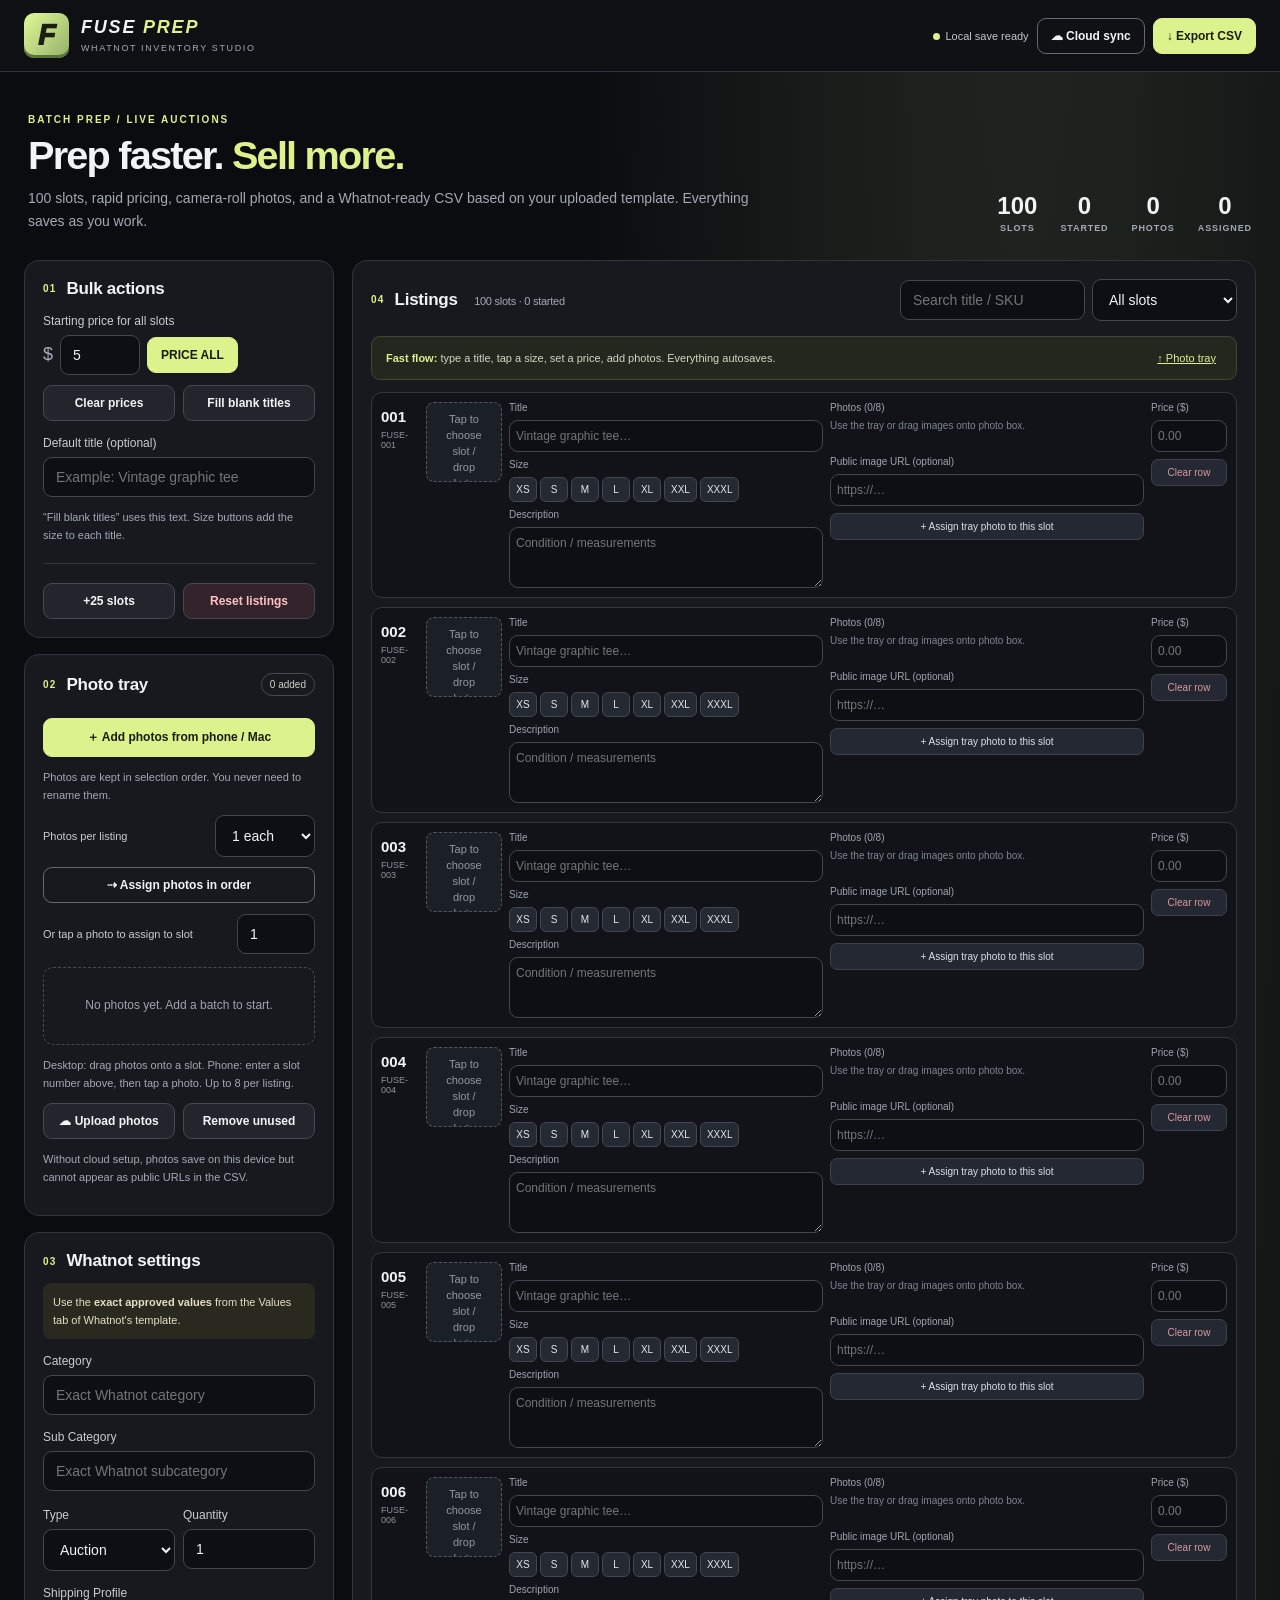
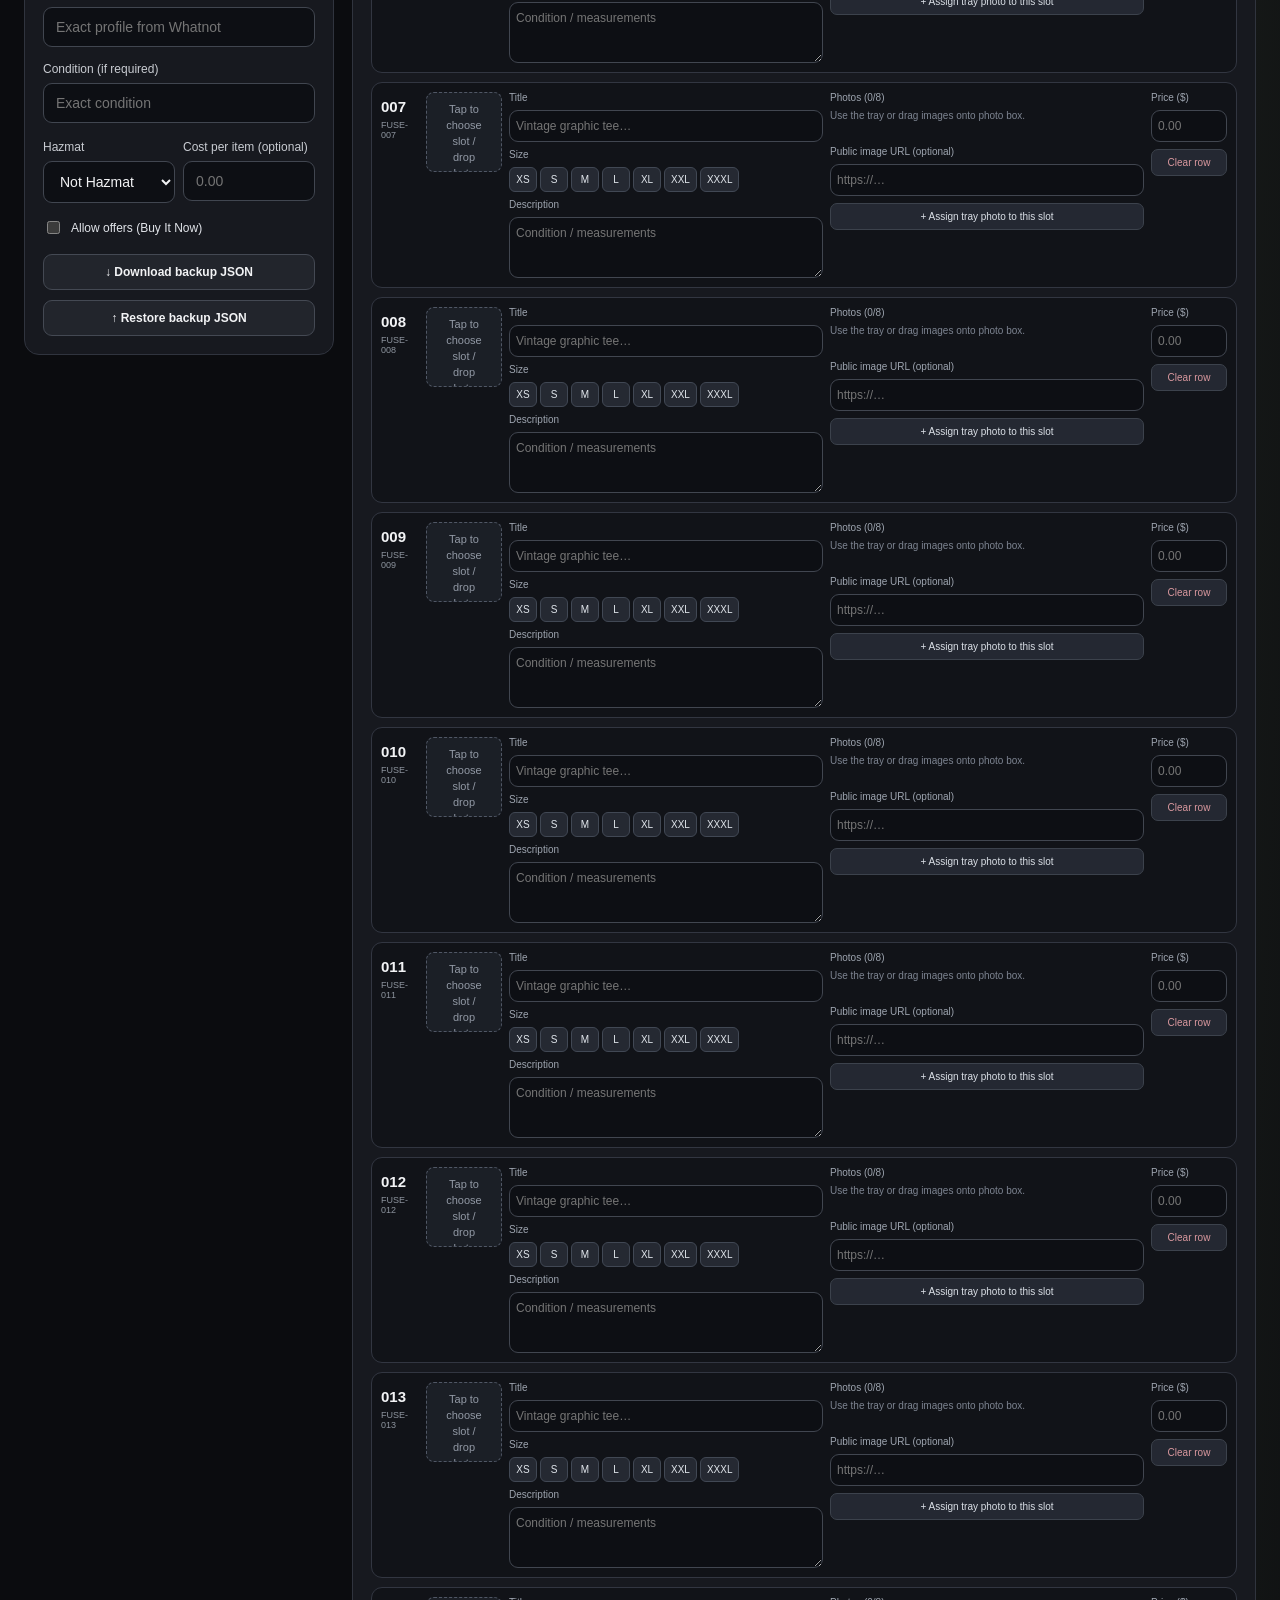
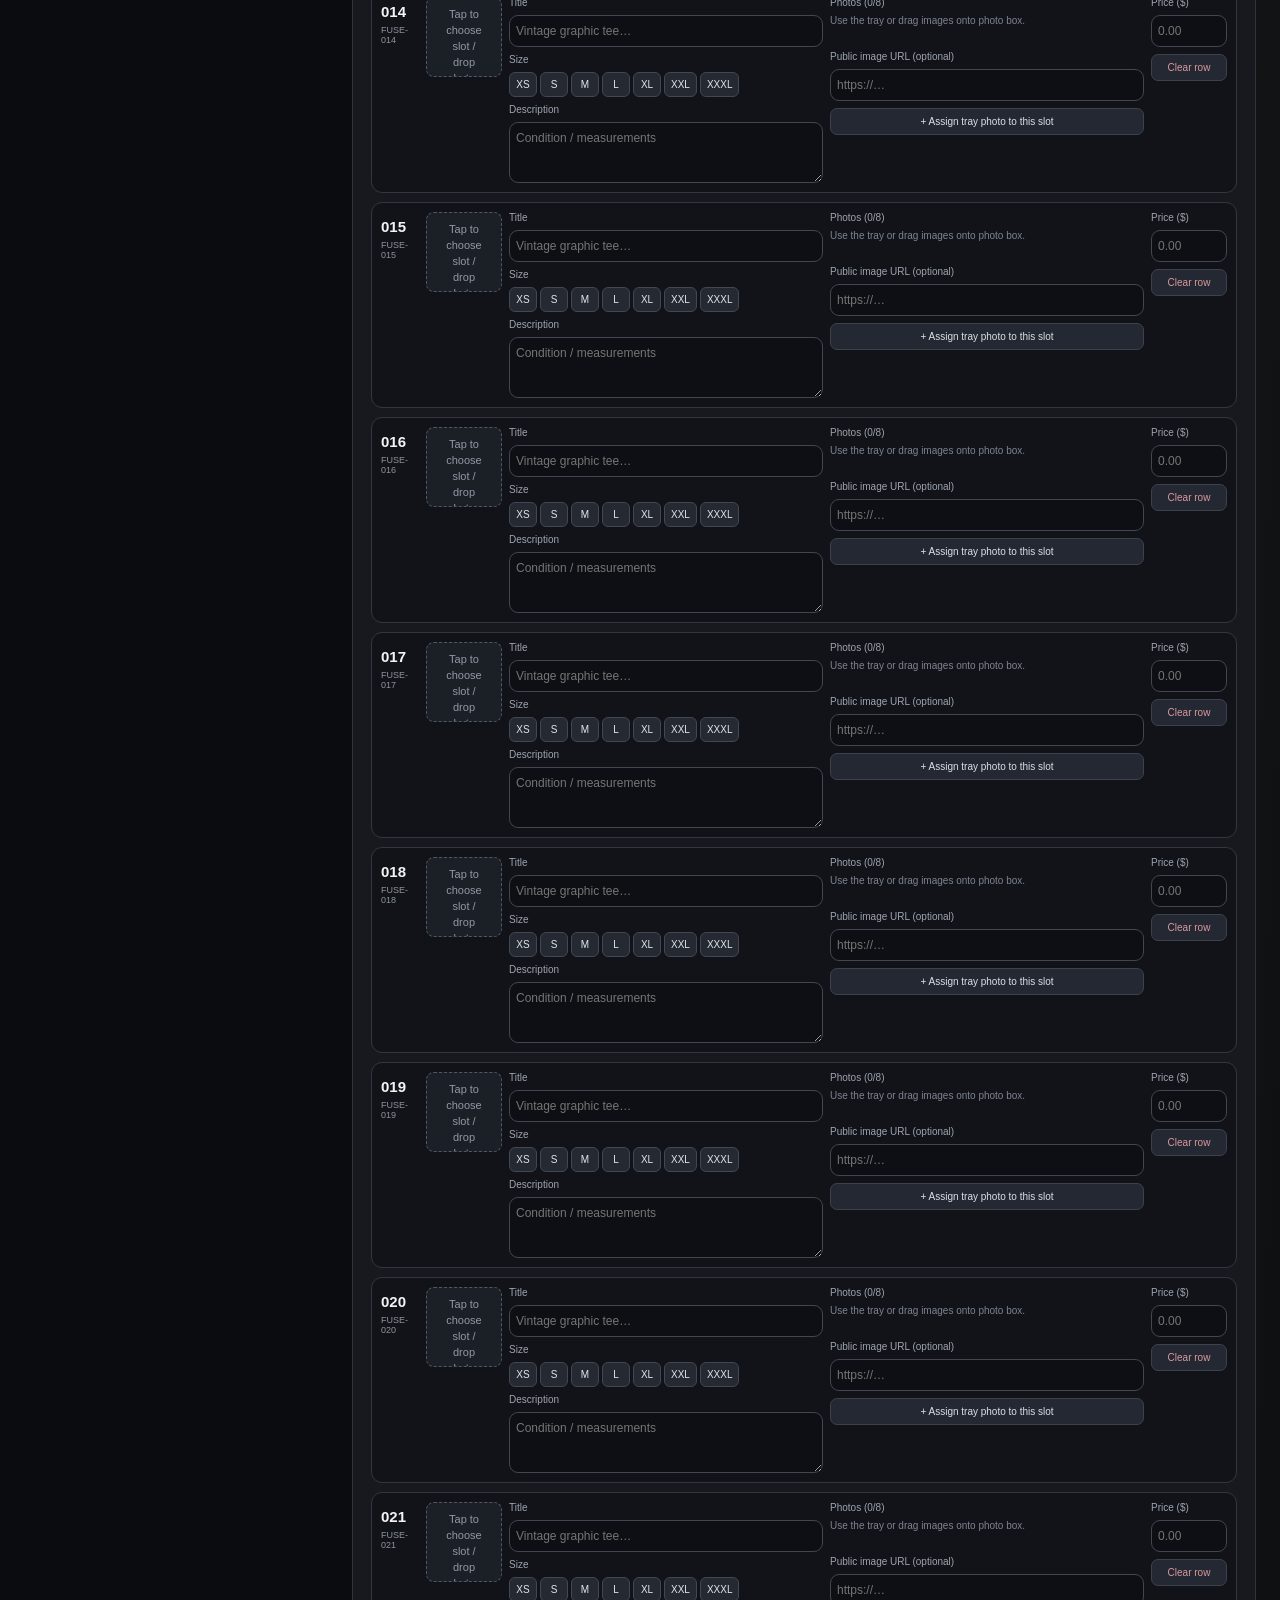
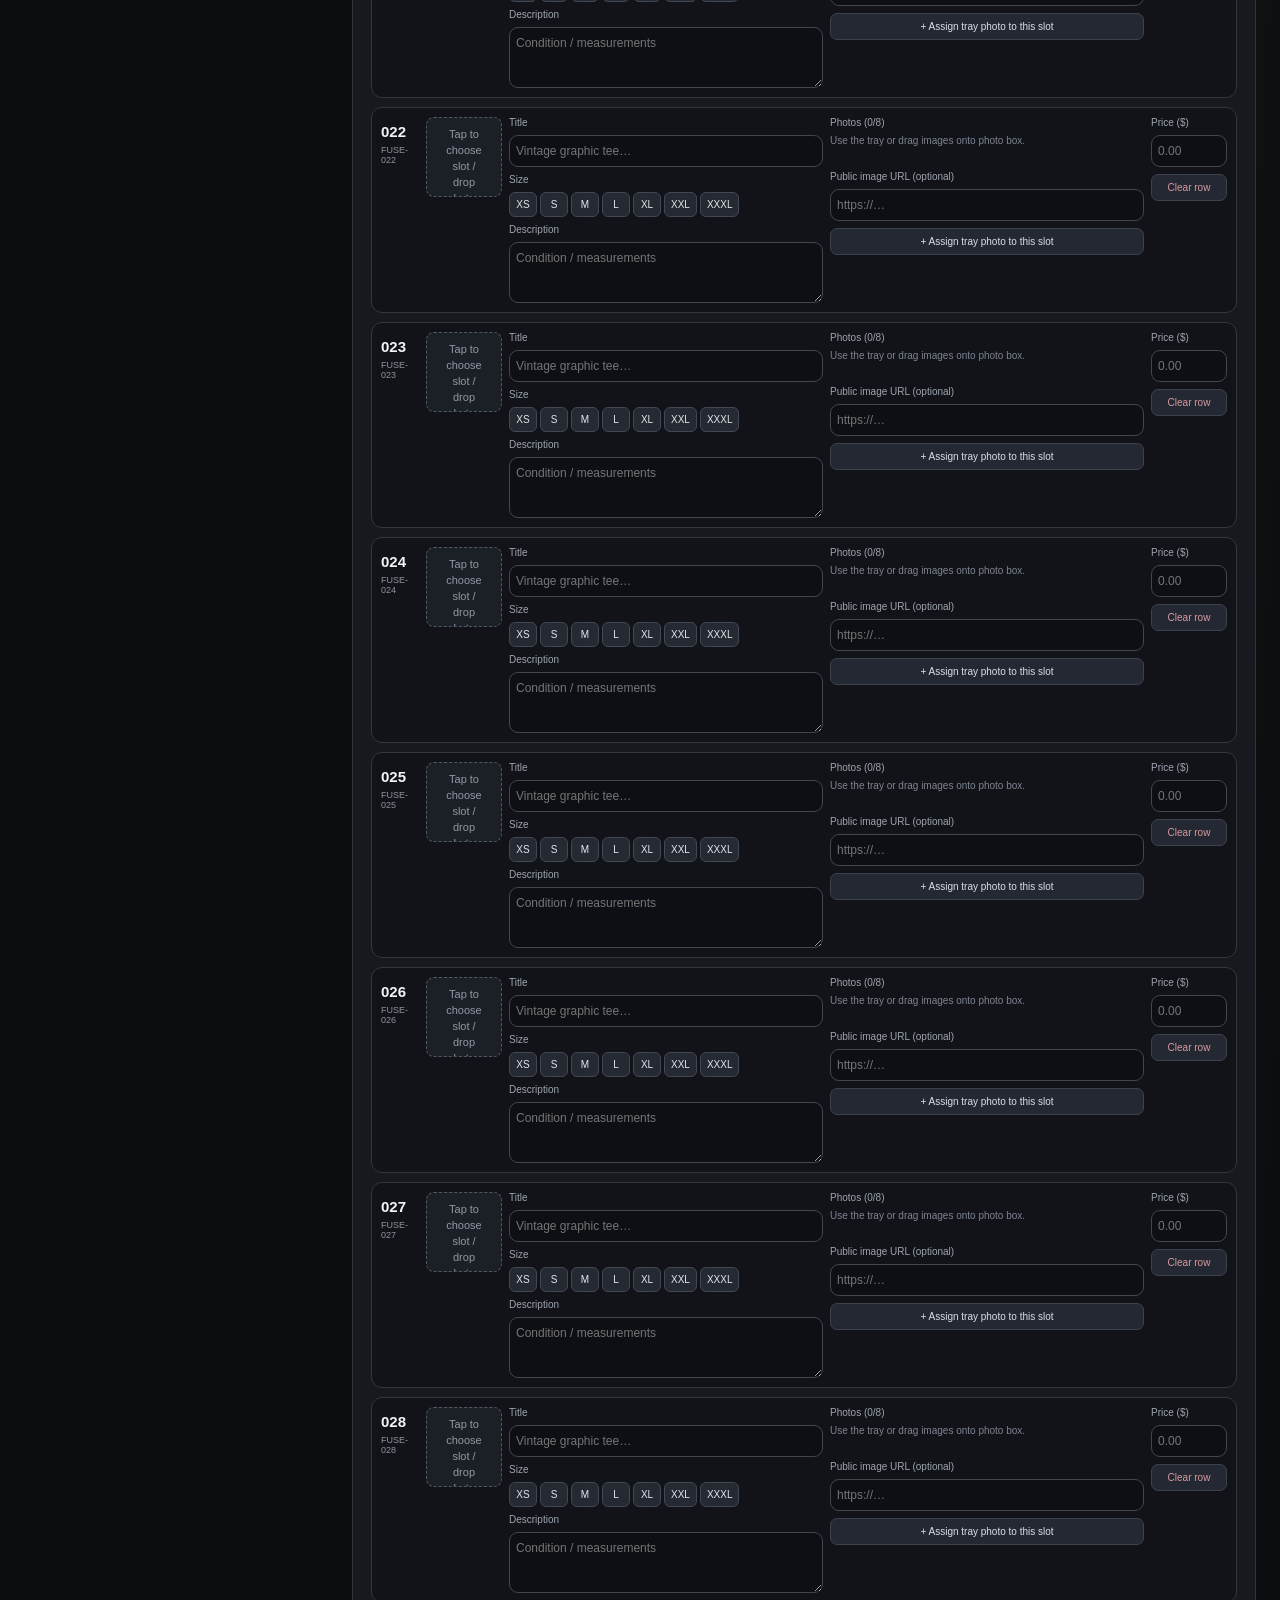
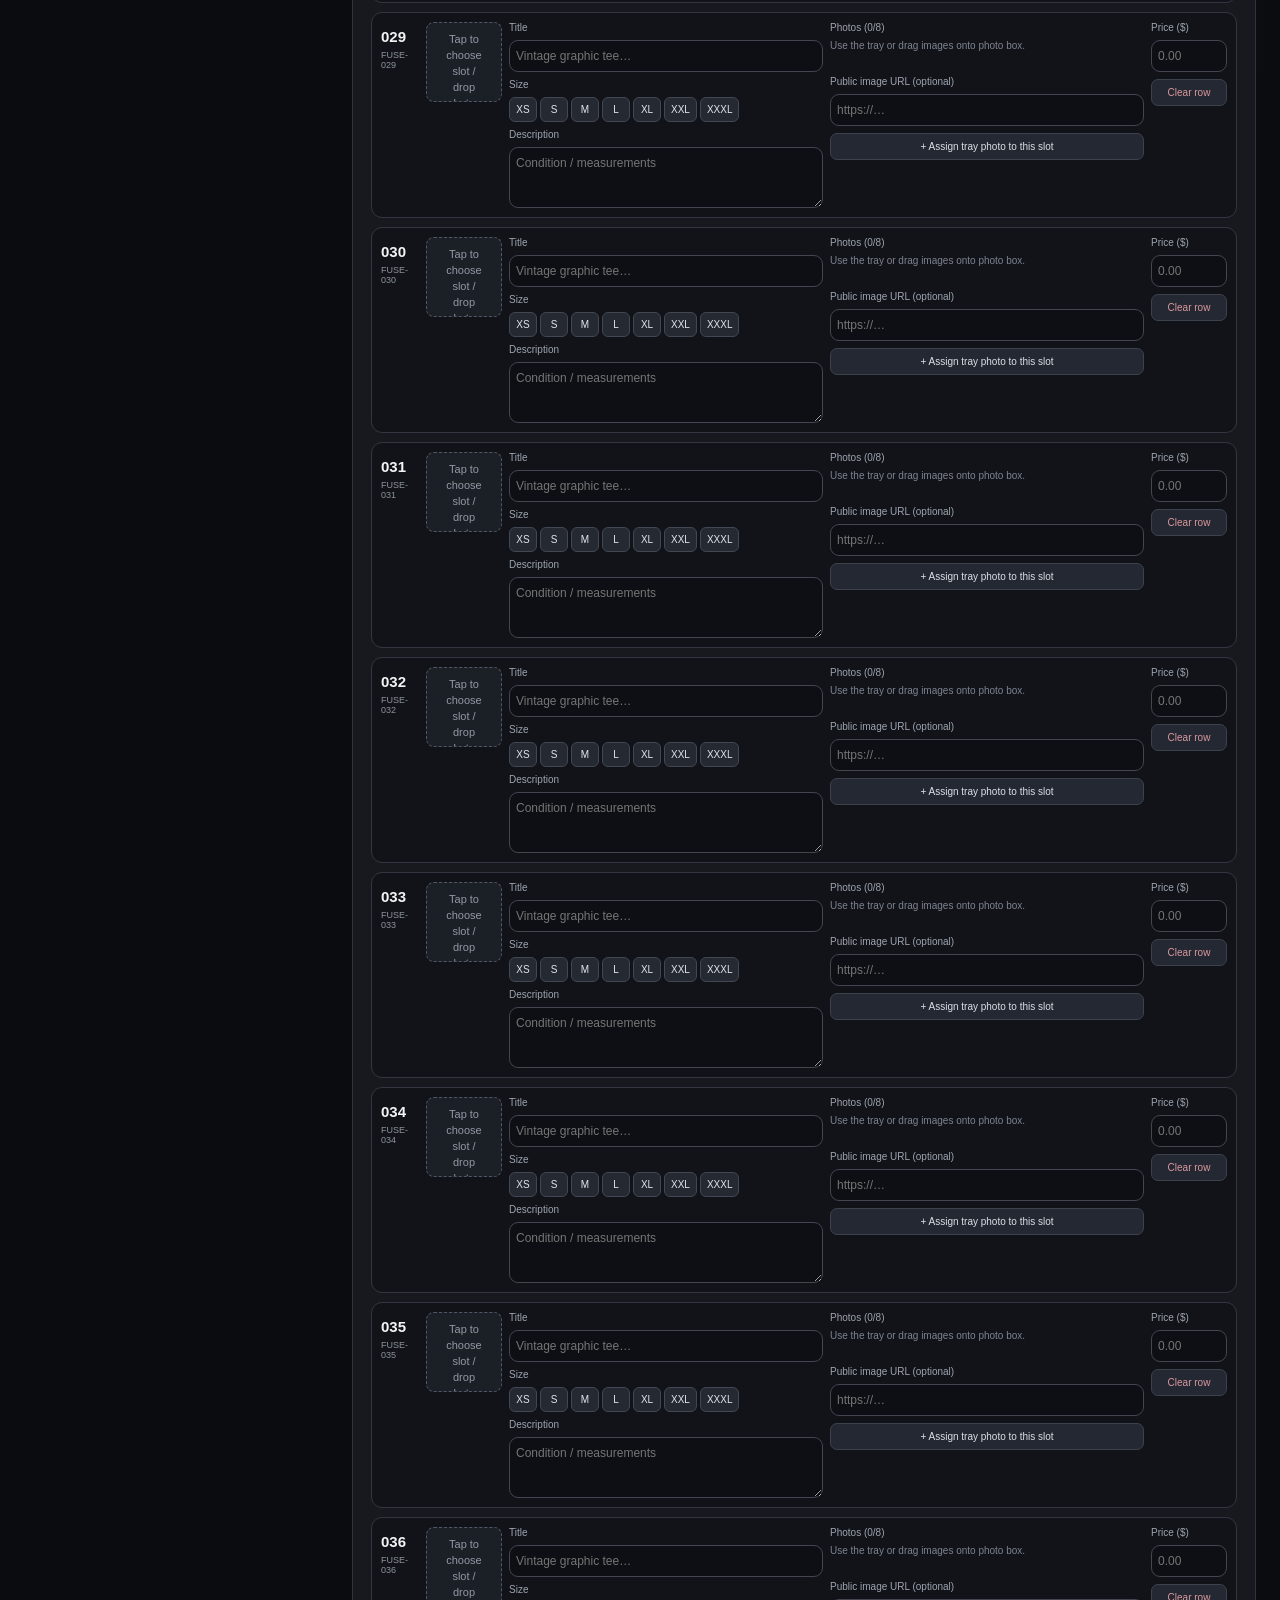
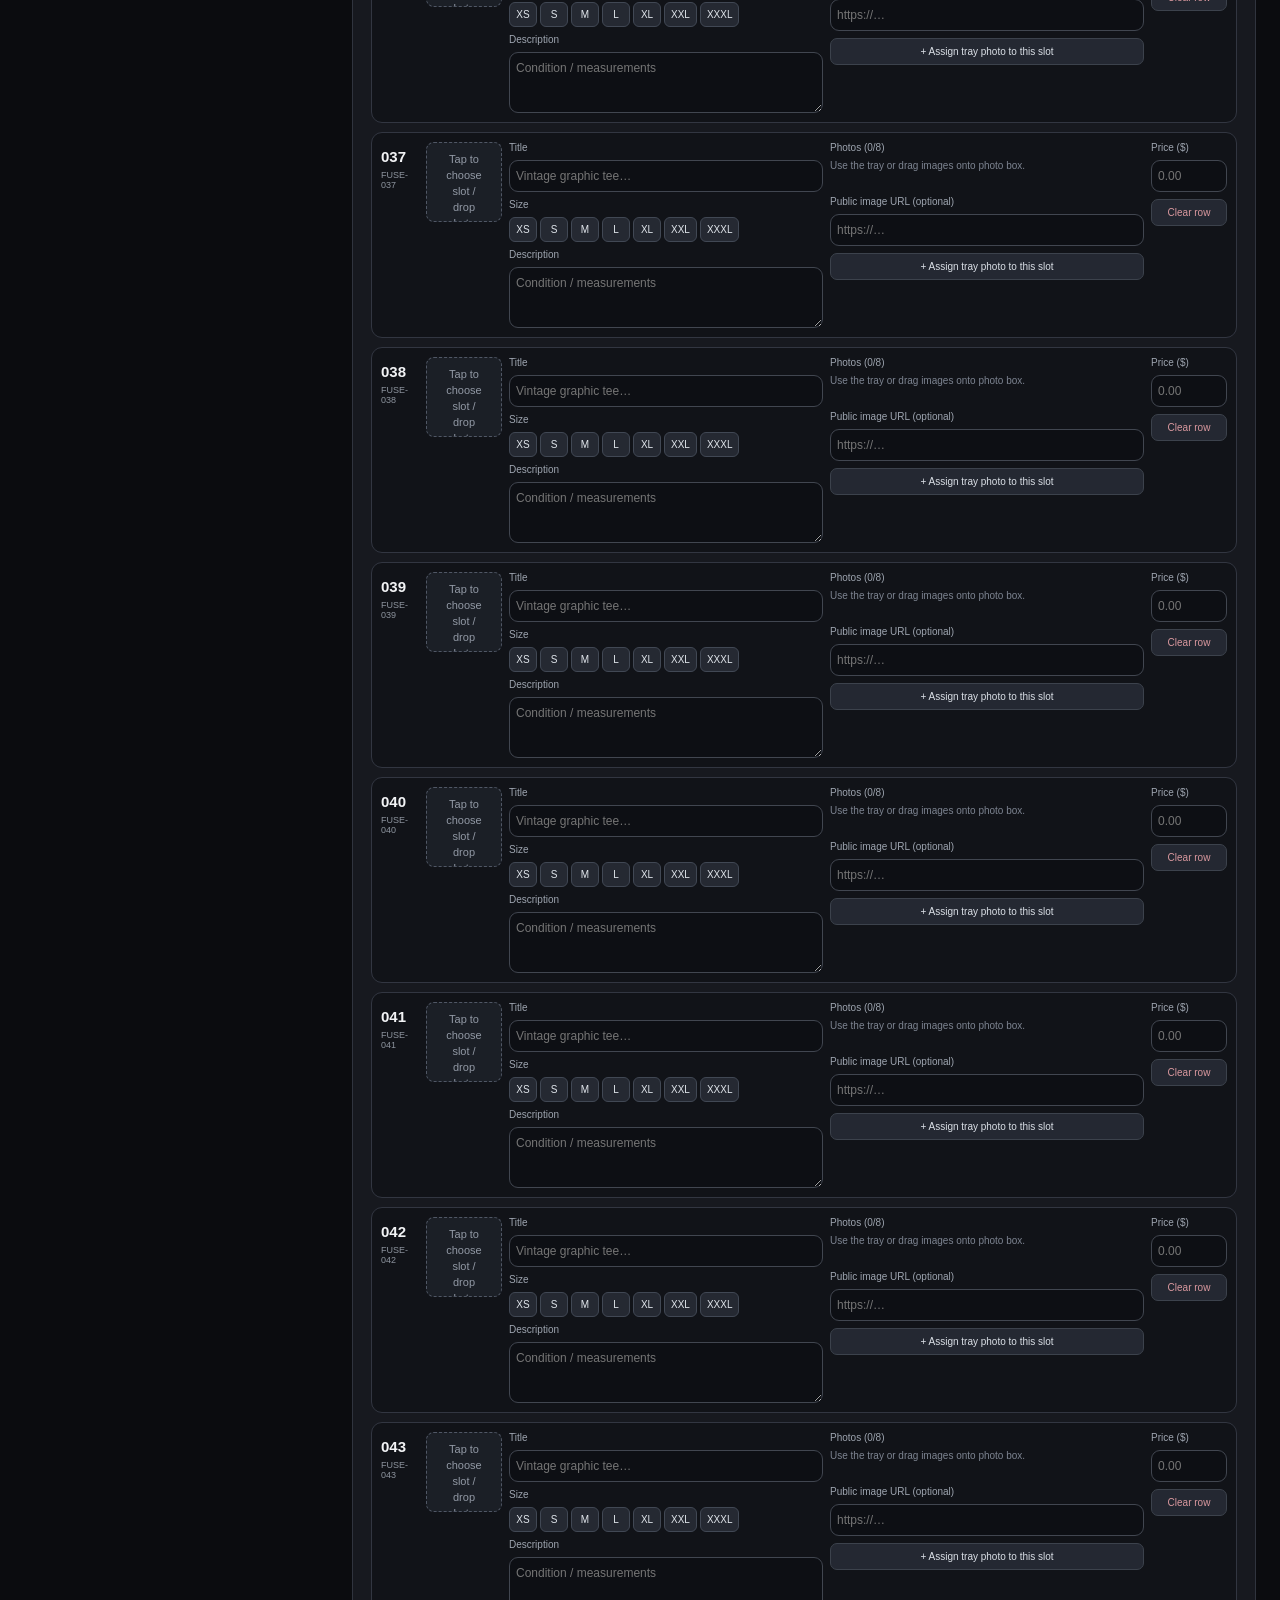
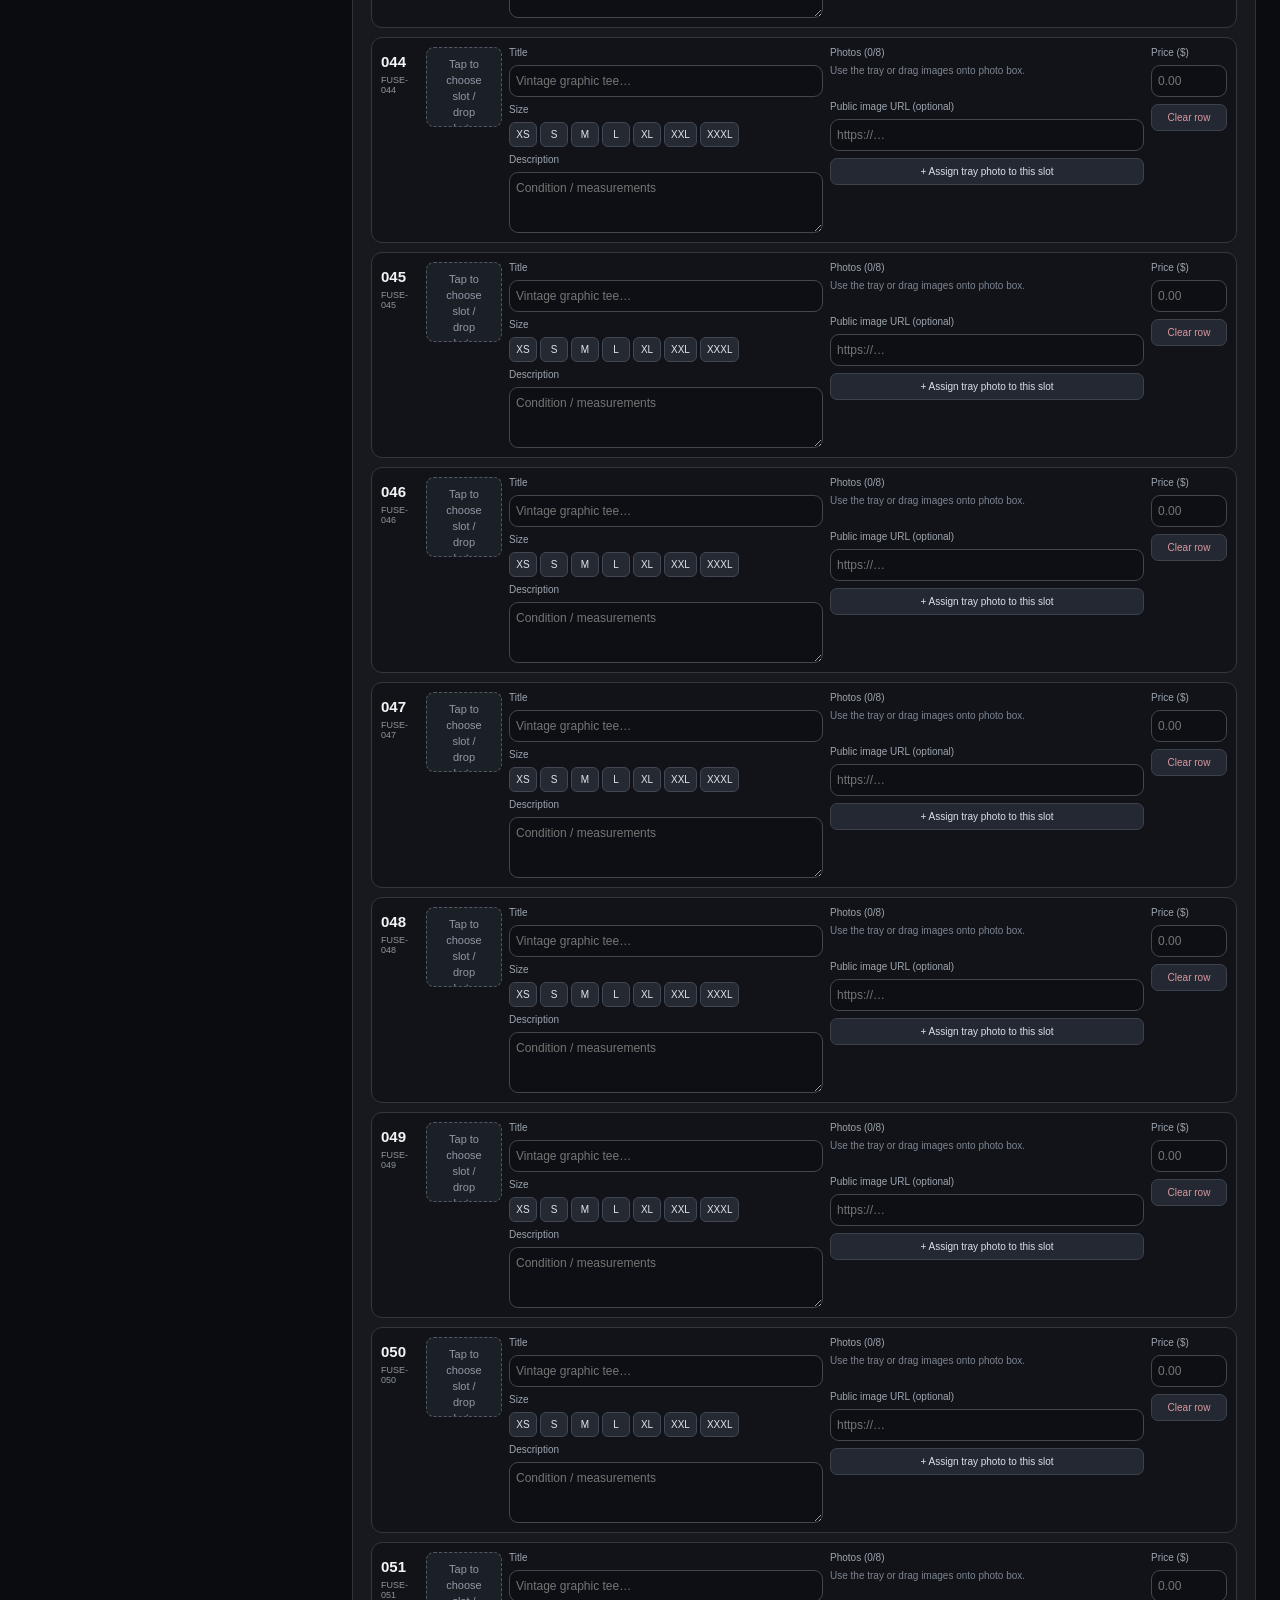
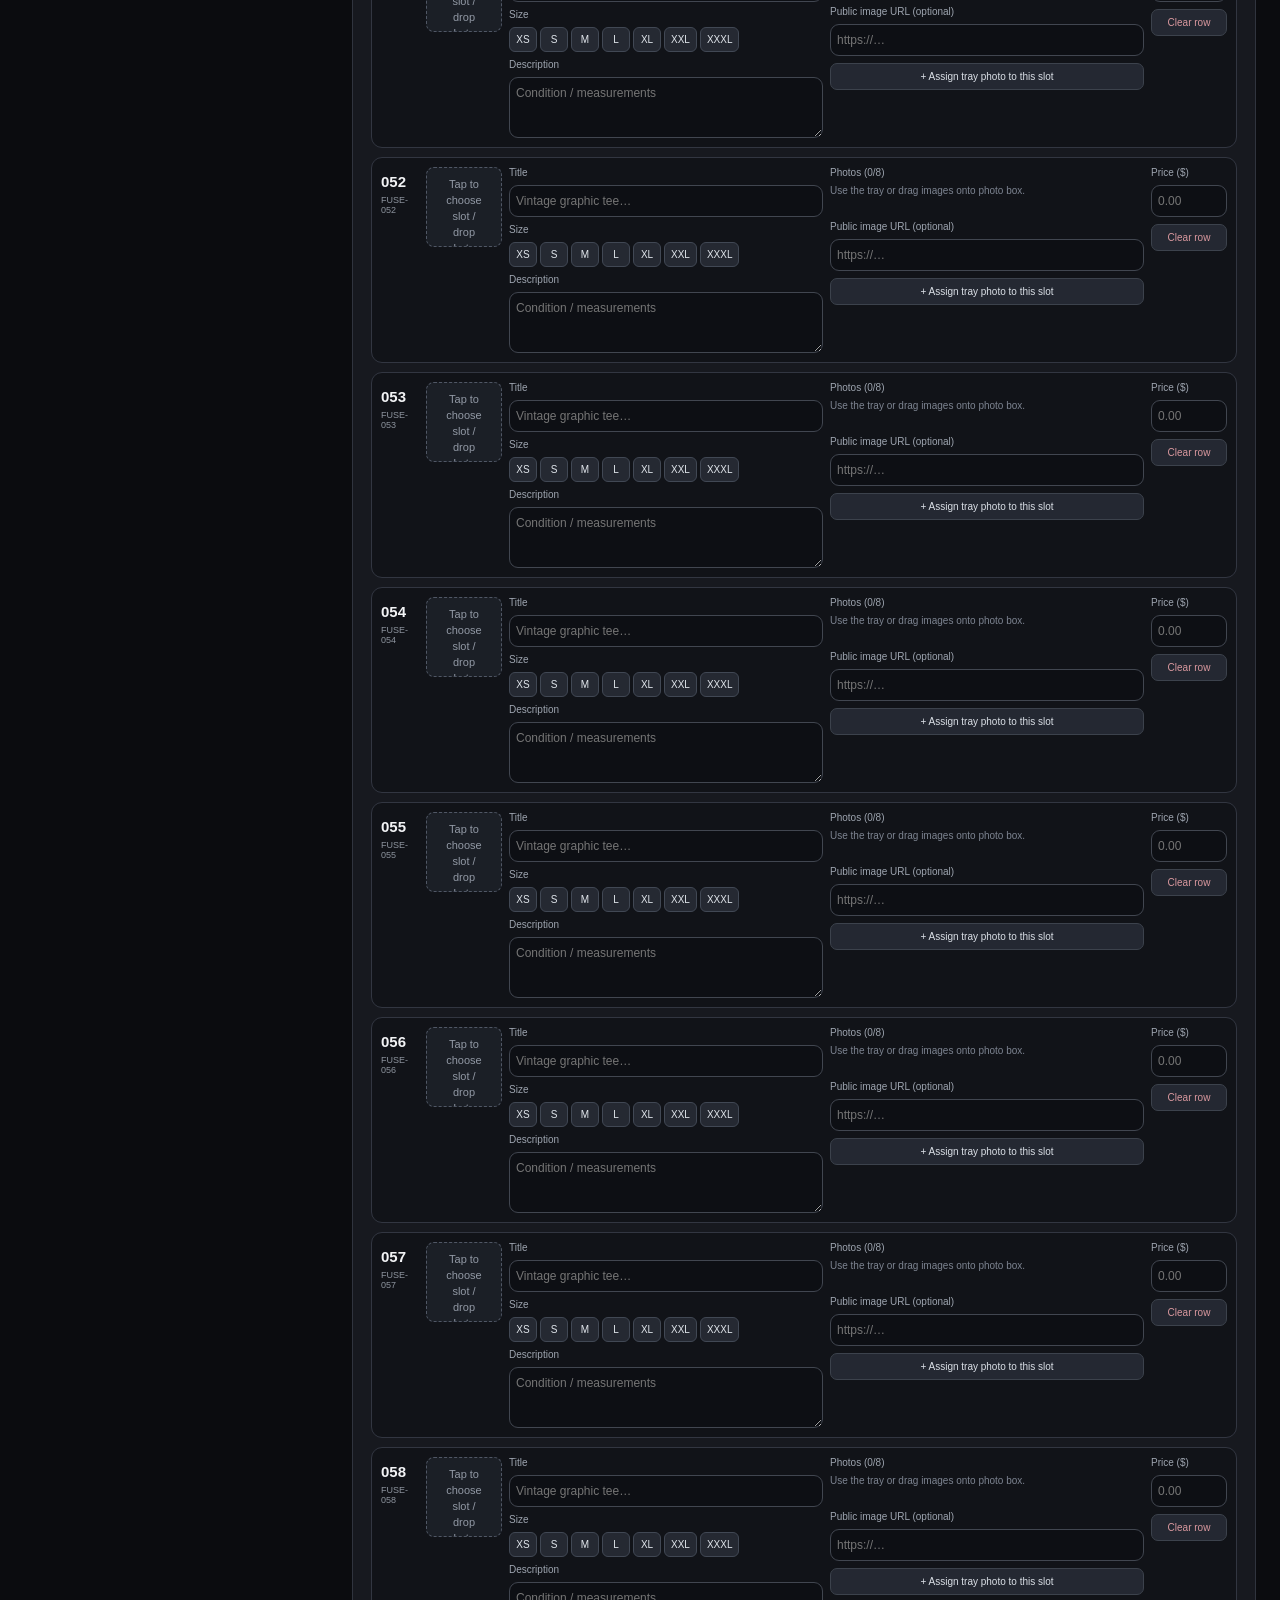
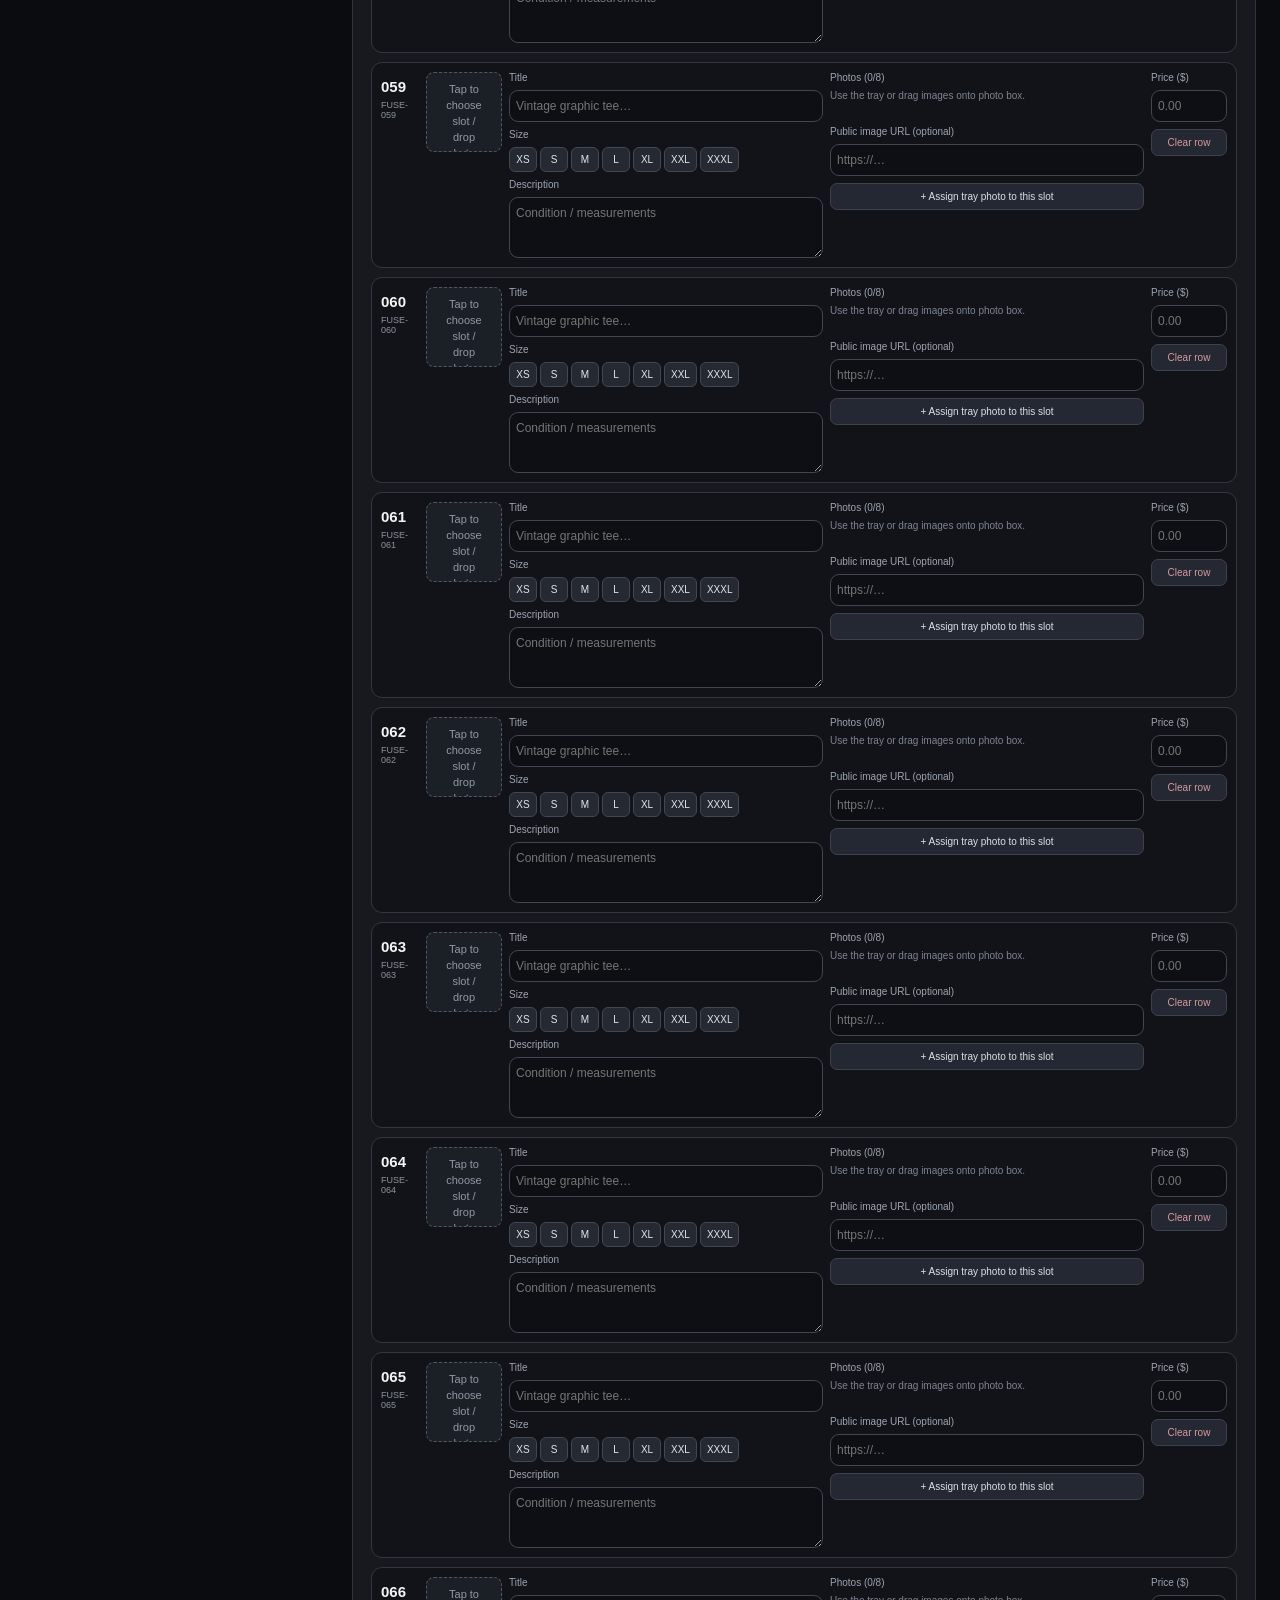
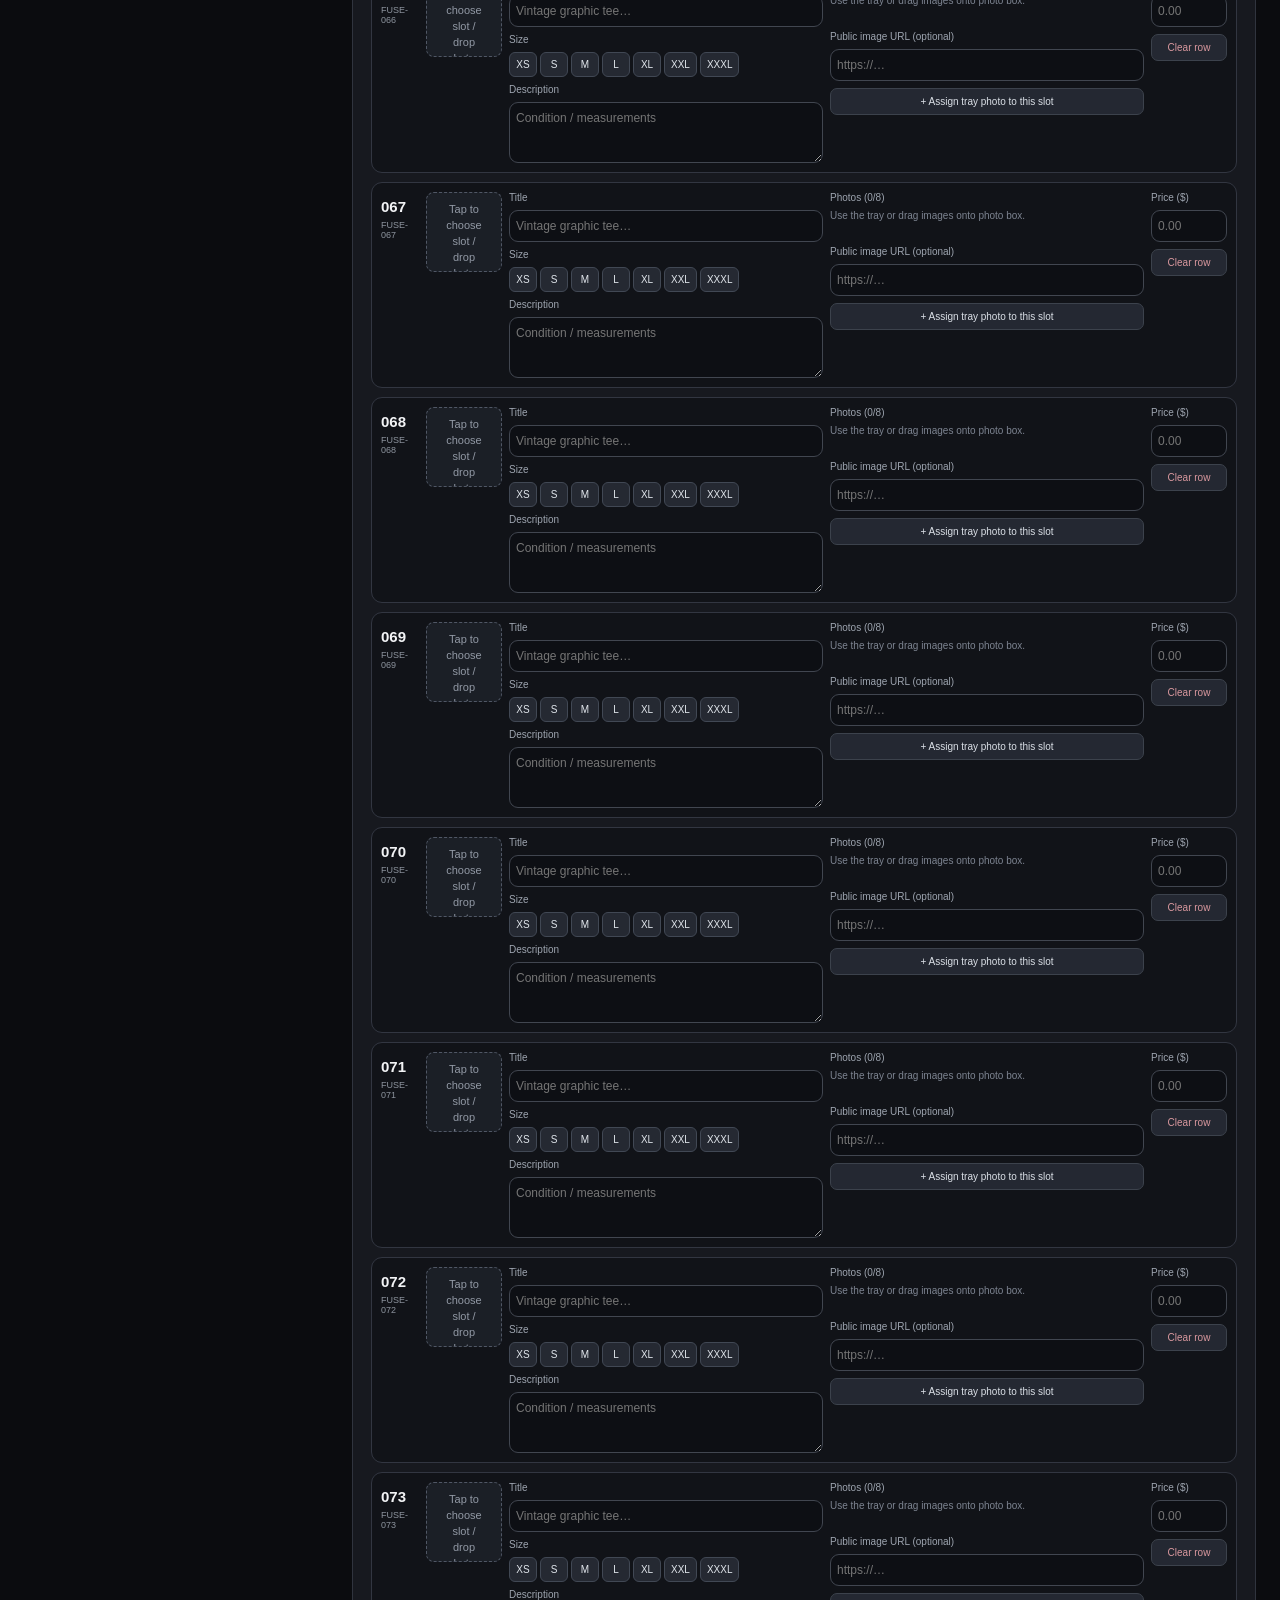
<file: index.html>
<!DOCTYPE html>
<html lang="en">
<head>
<meta charset="utf-8"><meta name="viewport" content="width=device-width,initial-scale=1,viewport-fit=cover">
<meta name="theme-color" content="#101115"><meta name="apple-mobile-web-app-capable" content="yes"><meta name="apple-mobile-web-app-status-bar-style" content="black-translucent">
<meta name="description" content="FUSE Prep: free Whatnot CSV inventory and photo workflow for vintage sellers.">
<link rel="manifest" href="./manifest.webmanifest"><link rel="icon" href="./icon.svg" type="image/svg+xml"><link rel="apple-touch-icon" href="./icon-apple.png">
<link rel="stylesheet" href="./styles.css"><title>Fuse Prep · Whatnot inventory studio</title>
</head>
<body>
<header class="site-header">
  <div class="head-inner"><div class="brand"><div class="mark">F</div><div><strong>FUSE <span>PREP</span></strong><small>WHATNOT INVENTORY STUDIO</small></div></div>
  <div class="head-tools"><span id="saveBadge" class="save-badge"><span class="pulse"></span>Local save ready</span><button id="installBtn" class="btn quiet" hidden>Install app</button><button class="btn outline" id="openCloud">☁ Cloud sync</button><button class="btn accent" id="exportBtn">↓ Export CSV</button></div></div>
</header>
<main class="container">
  <section class="intro"><div><div class="eyebrow">BATCH PREP / LIVE AUCTIONS</div><h1>Prep faster. <em>Sell more.</em></h1><p>100 slots, rapid pricing, camera-roll photos, and a Whatnot-ready CSV based on your uploaded template. Everything saves as you work.</p></div><div class="stats"><div><b id="statSlots">100</b><span>SLOTS</span></div><div><b id="statStarted">0</b><span>STARTED</span></div><div><b id="statPhotos">0</b><span>PHOTOS</span></div><div><b id="statAssigned">0</b><span>ASSIGNED</span></div></div></section>
  <section class="workspace-grid">
    <aside class="sidebar">
      <section class="panel"><div class="panel-heading"><div><span class="step">01</span><h2>Bulk actions</h2></div></div>
      <label for="bulkPrice">Starting price for all slots</label><div class="price-group"><span>$</span><input id="bulkPrice" type="number" min="0" step="0.01" value="5"><button id="priceAll" class="btn accent">PRICE ALL</button></div>
      <div class="dual"><button id="clearPrices" class="btn quiet">Clear prices</button><button id="fillEmptyTitles" class="btn quiet">Fill blank titles</button></div>
      <label for="defaultTitle">Default title (optional)</label><input id="defaultTitle" placeholder="Example: Vintage graphic tee"><p class="hint">“Fill blank titles” uses this text. Size buttons add the size to each title.</p>
      <hr><div class="dual"><button id="addSlots" class="btn quiet">+25 slots</button><button id="resetSlots" class="btn danger-muted">Reset listings</button></div>
      </section>
      <section class="panel" id="photoPanel"><div class="panel-heading"><div><span class="step">02</span><h2>Photo tray</h2></div><span id="photoCounter" class="tiny-tag">0 added</span></div>
        <input id="filePhotos" type="file" accept="image/*" multiple hidden><button class="btn accent wide" id="choosePhotos">＋ Add photos from phone / Mac</button>
        <p class="hint">Photos are kept in selection order. You never need to rename them.</p>
        <div class="assign-row"><label for="photosPerItem">Photos per listing</label><select id="photosPerItem"><option value="1">1 each</option><option value="2">2 each</option><option value="3">3 each</option><option value="4">4 each</option><option value="5">5 each</option><option value="6">6 each</option><option value="7">7 each</option><option value="8">8 each</option></select></div>
        <button id="autoAssign" class="btn wide outline">⇢ Assign photos in order</button>
        <div class="assign-row"><label for="targetSlot">Or tap a photo to assign to slot</label><input id="targetSlot" type="number" min="1" value="1" style="max-width:78px" aria-label="Slot number for photo tap"></div>
        <div id="photoTray" class="photo-tray" aria-live="polite"><div class="empty-state">No photos yet. Add a batch to start.</div></div>
        <p class="hint">Desktop: drag photos onto a slot. Phone: enter a slot number above, then tap a photo. Up to 8 per listing.</p>
        <div class="dual"><button id="uploadPending" class="btn quiet">☁ Upload photos</button><button id="clearUnassigned" class="btn quiet">Remove unused</button></div><p id="uploadNote" class="hint">Without cloud setup, photos save on this device but cannot appear as public URLs in the CSV.</p>
      </section>
      <section class="panel"><div class="panel-heading"><div><span class="step">03</span><h2>Whatnot settings</h2></div></div>
        <p class="hint important">Use the <strong>exact approved values</strong> from the Values tab of Whatnot's template.</p>
        <label for="category">Category</label><input id="category" placeholder="Exact Whatnot category">
        <label for="subCategory">Sub Category</label><input id="subCategory" placeholder="Exact Whatnot subcategory">
        <div class="two"><div><label for="type">Type</label><select id="type"><option value="Auction">Auction</option><option value="Buy It Now">Buy It Now</option><option value="Giveaway">Giveaway</option></select></div><div><label for="quantity">Quantity</label><input id="quantity" type="number" min="1" step="1" value="1"></div></div>
        <label for="shippingProfile">Shipping Profile</label><input id="shippingProfile" placeholder="Exact profile from Whatnot">
        <label for="condition">Condition (if required)</label><input id="condition" placeholder="Exact condition">
        <div class="two"><div><label for="hazmat">Hazmat</label><select id="hazmat"><option>Not Hazmat</option><option>Hazmat - Standard</option><option>Hazmat - Lithium Battery</option></select></div><div><label for="costPerItem">Cost per item (optional)</label><input id="costPerItem" type="number" min="0" step="0.01" placeholder="0.00"></div></div>
        <label class="checkbox"><input id="offerable" type="checkbox"> Allow offers (Buy It Now)</label>
        <button class="btn wide quiet" id="downloadBackup">↓ Download backup JSON</button>
        <input type="file" id="restoreBackupFile" accept=".json,application/json" hidden><button class="btn wide quiet" id="restoreBackup">↑ Restore backup JSON</button>
      </section>
    </aside>
    <section class="main-panel panel" id="listingsSection">
      <div class="listing-heading"><div><span class="step">04</span><h2>Listings <small id="listingsSubtitle">100 slots ready</small></h2></div><div class="filter-tools"><label class="sr-only" for="searchListings">Search listings</label><input id="searchListings" type="search" placeholder="Search title / SKU"><select id="filterListings" aria-label="Filter listings"><option value="all">All slots</option><option value="started">Started</option><option value="empty">Blank</option><option value="photos">With photos</option></select></div></div>
      <div class="helper-bar"><div><b>Fast flow:</b> type a title, tap a size, set a price, add photos. Everything autosaves.</div><button class="link-button" id="jumpToPhotos">↑ Photo tray</button></div>
      <div id="listings" class="listings"></div>
    </section>
  </section>
  <footer>FUSE PREP v3 · Built from the exact uploaded 21-column Whatnot CSV header · Independent tool, not affiliated with Whatnot</footer>
</main>
<div id="toast" class="toast" role="status" aria-live="polite"></div>
<dialog id="cloudDialog" class="modal"><div class="modal-head"><div><span class="eyebrow">OPTIONAL / FREE-TIER CLOUD</span><h2>Sync between phone and Mac</h2></div><button id="closeCloud" class="close" aria-label="Close">×</button></div>
  <div id="cloudLoggedOut"><p class="modal-desc">Fuse Prep works locally right now. To sync listings and host pictures as public Whatnot image links, connect your own free Supabase project.</p>
    <details id="cloudConfigDetails"><summary>1. Add Supabase project connection</summary><div class="modal-fields"><label>Project URL</label><input id="sbUrl" placeholder="https://xxxx.supabase.co" autocomplete="off"><label>Publishable / anon API key</label><input id="sbKey" placeholder="sb_publishable_… or eyJ…" autocomplete="off"><button id="saveCloudConfig" class="btn accent">Save connection</button><small>Use only the public/publishable key. <b>NEVER</b> paste your service_role or secret key here.</small></div></details>
    <div class="modal-fields"><h3>2. Sign in on both devices</h3><label for="cloudEmail">Email</label><input id="cloudEmail" type="email" placeholder="you@example.com" autocomplete="email"><label for="cloudPassword">Password</label><input id="cloudPassword" type="password" placeholder="8+ characters" autocomplete="current-password"><div class="dual"><button id="cloudSignIn" class="btn accent">Sign in</button><button id="cloudSignUp" class="btn outline">Create account</button></div></div>
  </div>
  <div id="cloudLoggedIn" hidden><p id="cloudUser" class="modal-desc"></p><p class="hint">Cloud autosave is enabled while you're signed in. Public photo hosting is enabled when your Supabase Storage bucket has been set up.</p><div class="dual"><button id="cloudSaveNow" class="btn accent">Sync now</button><button id="cloudSignOut" class="btn outline">Sign out</button></div><div class="dual"><button id="cloudDownload" class="btn quiet">Load cloud workspace</button><button id="cloudUpload" class="btn quiet">Replace cloud with this device</button></div></div>
  <p id="cloudMessage" class="notice" role="status"></p><a href="./SETUP.html" target="_blank" rel="noopener">Open simple setup guide →</a>
</dialog>
<dialog id="exportDialog" class="modal"><div class="modal-head"><h2>Export your Whatnot CSV</h2><button class="close" id="closeExport" aria-label="Close">×</button></div><p id="exportOverview"></p><div id="exportIssues" class="issue-list"></div><label class="checkbox"><input id="excludeLocalPhotos" type="checkbox"> Export without local-only photos (they won't appear in Whatnot)</label><div class="dual"><button class="btn accent" id="confirmExport">Download CSV</button><button class="btn outline" id="closeExportSecondary">Cancel</button></div></dialog>
<script type="module" src="./app.js"></script>
</body>
</html>
</file>
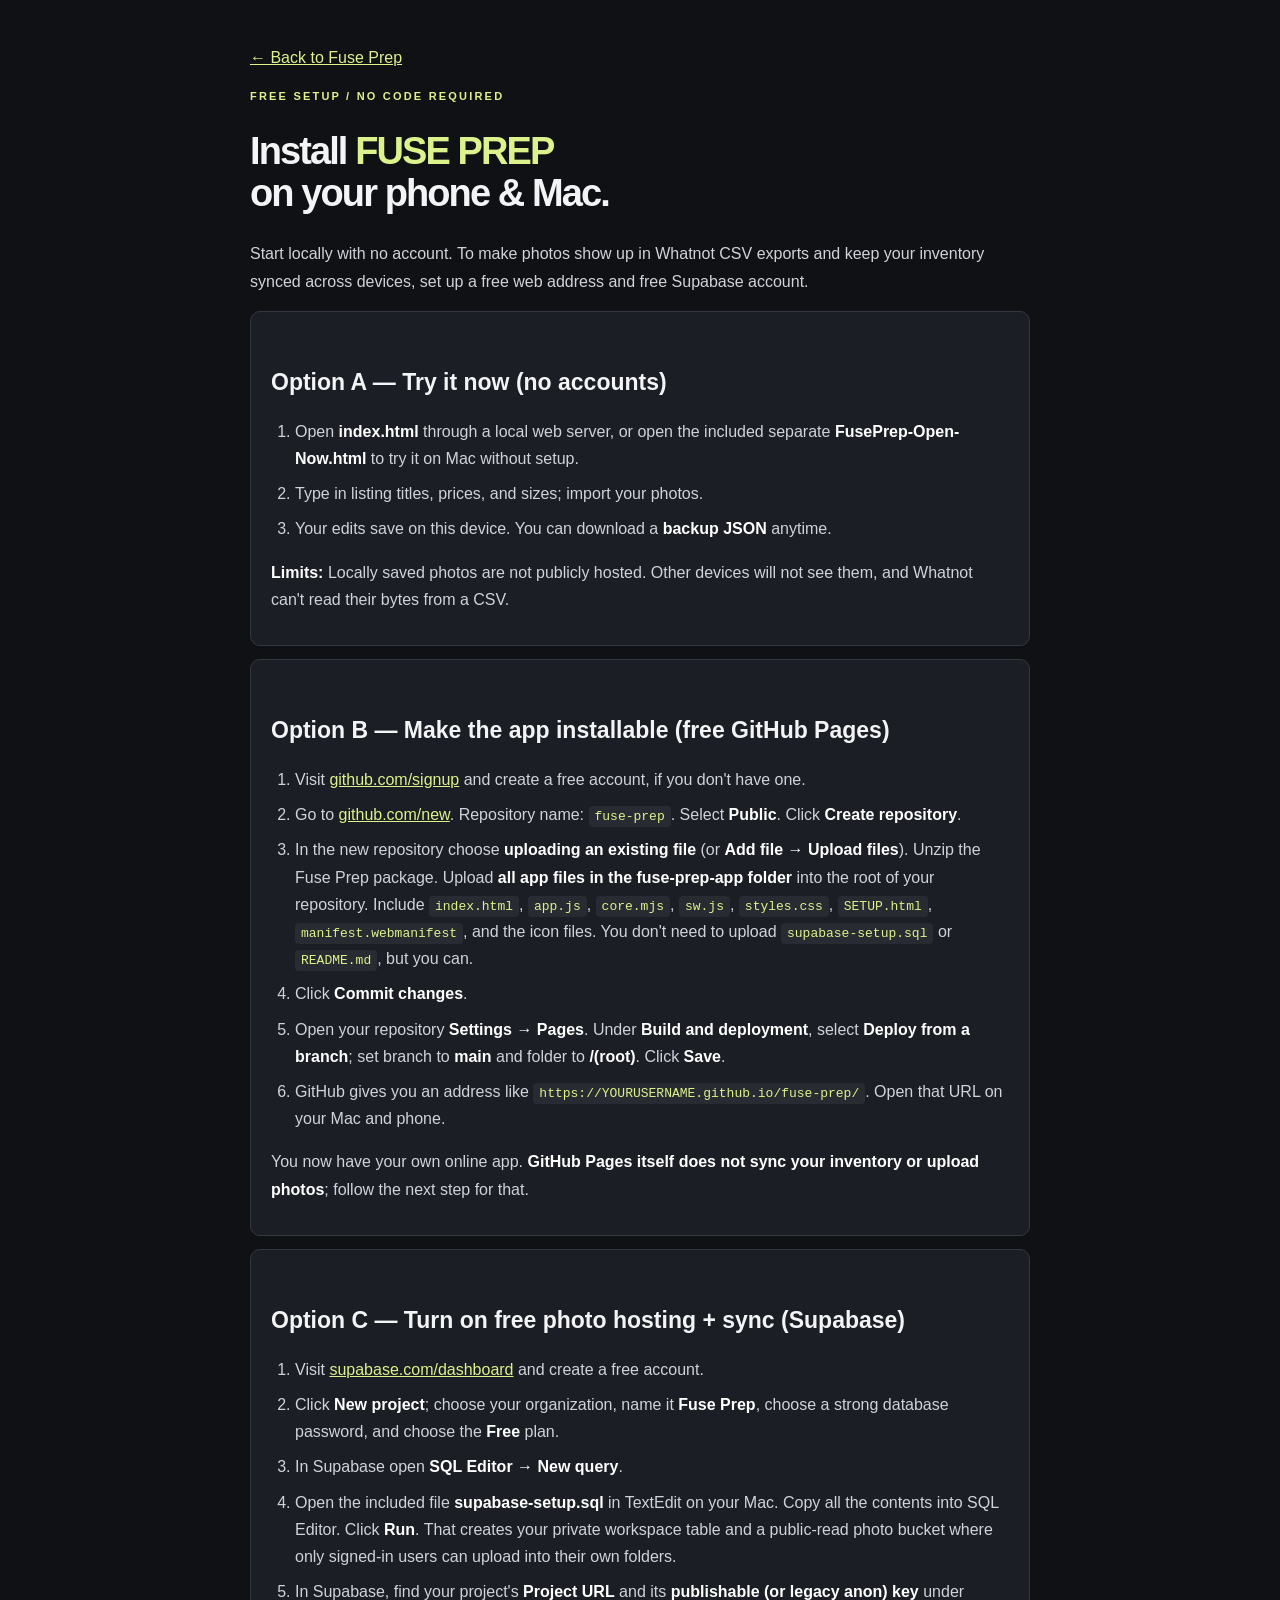
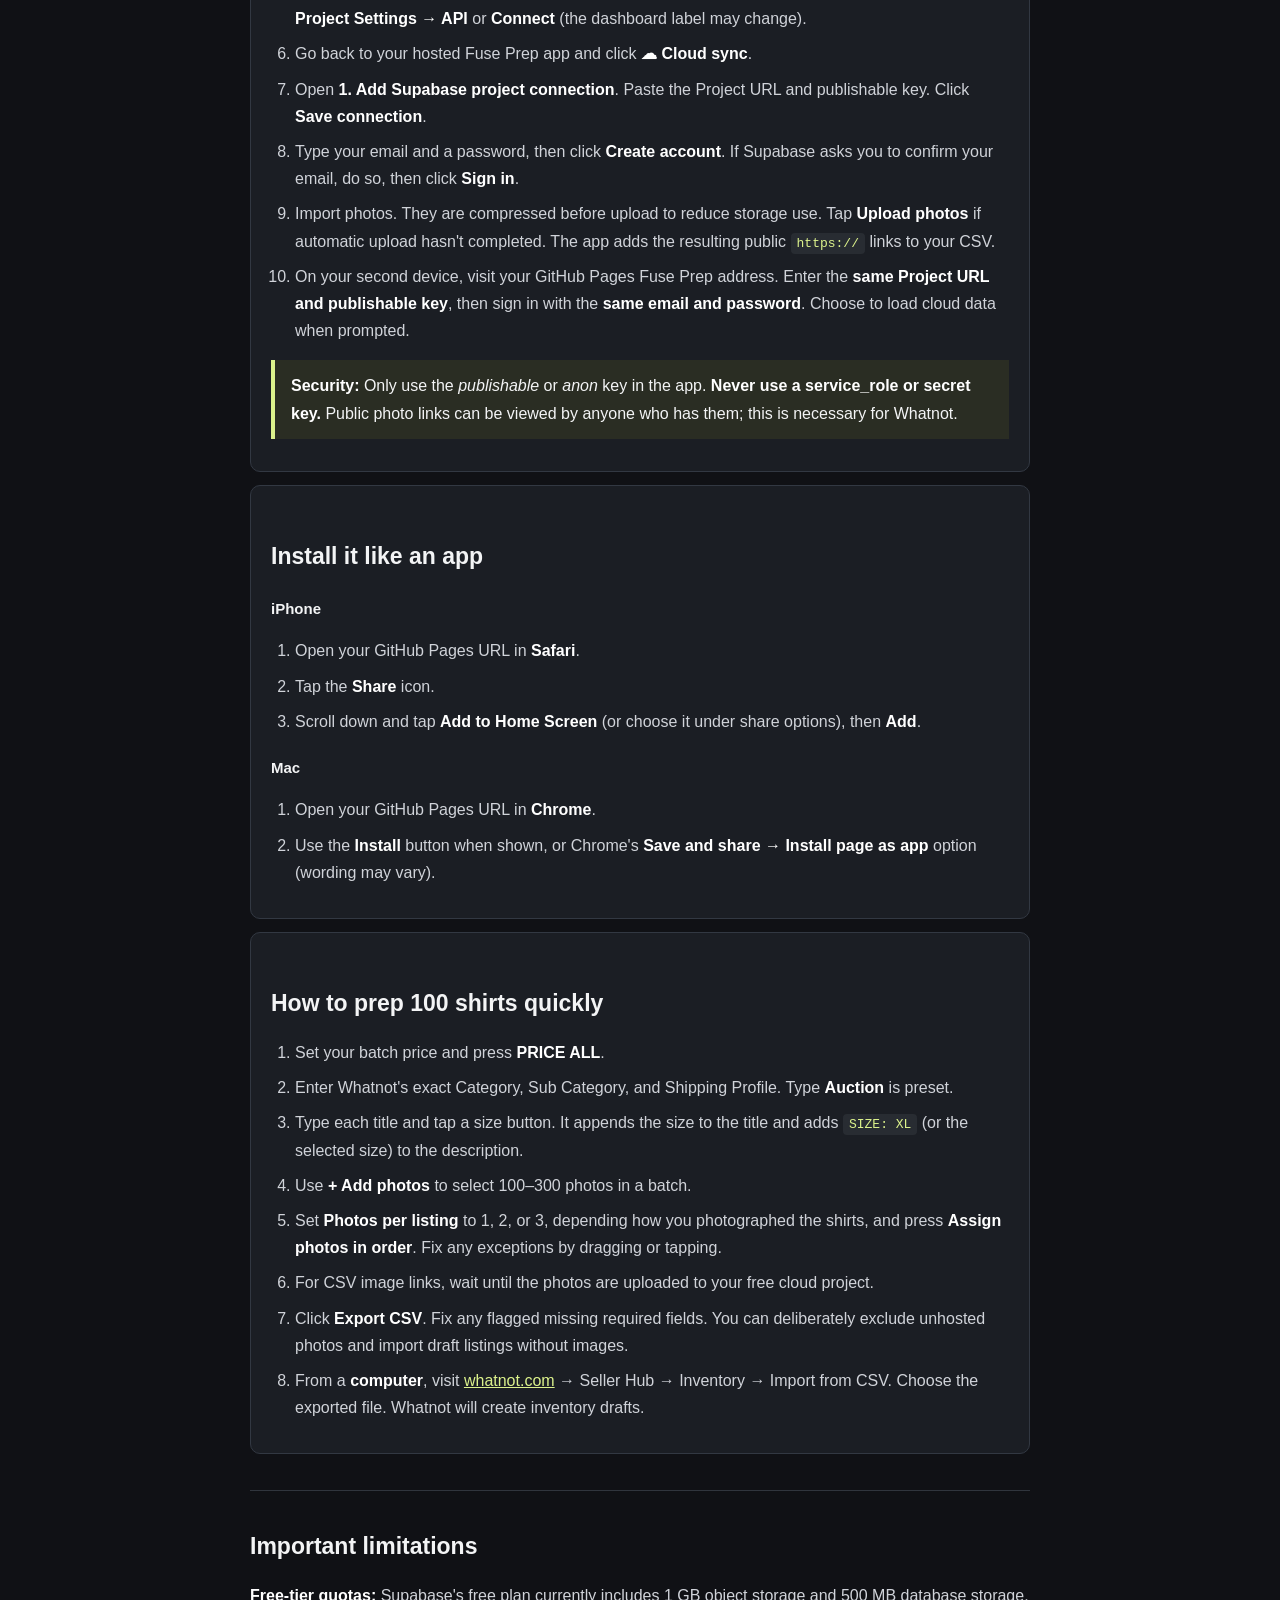
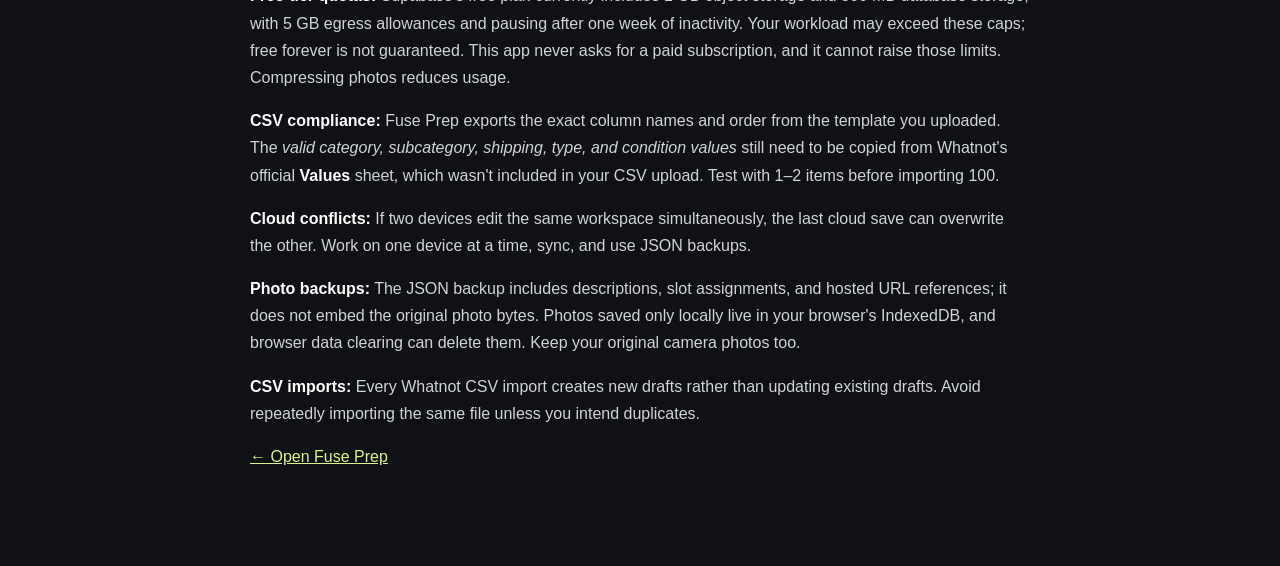
<file: SETUP.html>
<!doctype html><html lang="en"><head><meta charset="utf-8"><meta name="viewport" content="width=device-width,initial-scale=1"><meta name="theme-color" content="#101115"><title>FUSE PREP · Beginner setup guide</title><style>
:root{font-family:Inter,-apple-system,BlinkMacSystemFont,Segoe UI,sans-serif;color:#f3f4f5;background:#101115}body{margin:auto;padding:28px 20px 80px;max-width:780px;line-height:1.7}h1{font-size:38px;letter-spacing:-.05em;line-height:1.1}h1 span,a{color:#dcf28c}h2{font-size:23px;margin:35px 0 8px}h3{font-size:15px;margin:20px 0 4px}p,li{color:#d0d3d9}strong{color:#fff}code{background:#282c32;padding:3px 6px;border-radius:4px;color:#dcf28c;overflow-wrap:anywhere}.step{border:1px solid #323842;border-radius:10px;background:#1b1e24;padding:16px 20px;margin:13px 0}.warning{border-left:4px solid #dcf28c;background:#2a2d23;padding:12px 16px;margin:16px 0}a{word-break:break-word}ol{padding-left:24px}li{margin:8px 0}img{max-width:100%}small{color:#9fa5ae}hr{border:0;border-top:1px solid #30353d;margin:36px 0}</style></head><body>
<p><a href="./index.html">← Back to Fuse Prep</a></p><p style="color:#dcf28c;letter-spacing:.2em;font-size:11px;font-weight:800">FREE SETUP / NO CODE REQUIRED</p>
<h1>Install <span>FUSE PREP</span><br>on your phone & Mac.</h1>
<p>Start locally with no account. To make photos show up in Whatnot CSV exports and keep your inventory synced across devices, set up a free web address and free Supabase account.</p>
<div class="step"><h2>Option A — Try it now (no accounts)</h2><ol>
<li>Open <strong>index.html</strong> through a local web server, or open the included separate <strong>FusePrep-Open-Now.html</strong> to try it on Mac without setup.</li>
<li>Type in listing titles, prices, and sizes; import your photos.</li><li>Your edits save on this device. You can download a <strong>backup JSON</strong> anytime.</li>
</ol><p><strong>Limits:</strong> Locally saved photos are not publicly hosted. Other devices will not see them, and Whatnot can't read their bytes from a CSV.</p></div>
<div class="step"><h2>Option B — Make the app installable (free GitHub Pages)</h2><ol>
<li>Visit <a href="https://github.com/signup" target="_blank">github.com/signup</a> and create a free account, if you don't have one.</li>
<li>Go to <a href="https://github.com/new" target="_blank">github.com/new</a>. Repository name: <code>fuse-prep</code>. Select <strong>Public</strong>. Click <strong>Create repository</strong>.</li>
<li>In the new repository choose <strong>uploading an existing file</strong> (or <strong>Add file → Upload files</strong>). Unzip the Fuse Prep package. Upload <strong>all app files in the fuse-prep-app folder</strong> into the root of your repository. Include <code>index.html</code>, <code>app.js</code>, <code>core.mjs</code>, <code>sw.js</code>, <code>styles.css</code>, <code>SETUP.html</code>, <code>manifest.webmanifest</code>, and the icon files. You don't need to upload <code>supabase-setup.sql</code> or <code>README.md</code>, but you can.</li>
<li>Click <strong>Commit changes</strong>.</li>
<li>Open your repository <strong>Settings → Pages</strong>. Under <strong>Build and deployment</strong>, select <strong>Deploy from a branch</strong>; set branch to <strong>main</strong> and folder to <strong>/(root)</strong>. Click <strong>Save</strong>.</li>
<li>GitHub gives you an address like <code>https://YOURUSERNAME.github.io/fuse-prep/</code>. Open that URL on your Mac and phone.</li>
</ol><p>You now have your own online app. <strong>GitHub Pages itself does not sync your inventory or upload photos</strong>; follow the next step for that.</p></div>
<div class="step"><h2>Option C — Turn on free photo hosting + sync (Supabase)</h2><ol>
<li>Visit <a href="https://supabase.com/dashboard" target="_blank">supabase.com/dashboard</a> and create a free account.</li>
<li>Click <strong>New project</strong>; choose your organization, name it <strong>Fuse Prep</strong>, choose a strong database password, and choose the <strong>Free</strong> plan.</li>
<li>In Supabase open <strong>SQL Editor → New query</strong>.</li>
<li>Open the included file <strong>supabase-setup.sql</strong> in TextEdit on your Mac. Copy all the contents into SQL Editor. Click <strong>Run</strong>. That creates your private workspace table and a public-read photo bucket where only signed-in users can upload into their own folders.</li>
<li>In Supabase, find your project's <strong>Project URL</strong> and its <strong>publishable (or legacy anon) key</strong> under <strong>Project Settings → API</strong> or <strong>Connect</strong> (the dashboard label may change).</li>
<li>Go back to your hosted Fuse Prep app and click <strong>☁ Cloud sync</strong>.</li>
<li>Open <strong>1. Add Supabase project connection</strong>. Paste the Project URL and publishable key. Click <strong>Save connection</strong>.</li>
<li>Type your email and a password, then click <strong>Create account</strong>. If Supabase asks you to confirm your email, do so, then click <strong>Sign in</strong>.</li>
<li>Import photos. They are compressed before upload to reduce storage use. Tap <strong>Upload photos</strong> if automatic upload hasn't completed. The app adds the resulting public <code>https://</code> links to your CSV.</li>
<li>On your second device, visit your GitHub Pages Fuse Prep address. Enter the <strong>same Project URL and publishable key</strong>, then sign in with the <strong>same email and password</strong>. Choose to load cloud data when prompted.</li>
</ol>
<div class="warning"><strong>Security:</strong> Only use the <em>publishable</em> or <em>anon</em> key in the app. <strong>Never use a service_role or secret key.</strong> Public photo links can be viewed by anyone who has them; this is necessary for Whatnot.</div>
</div>
<div class="step"><h2>Install it like an app</h2><h3>iPhone</h3><ol><li>Open your GitHub Pages URL in <strong>Safari</strong>.</li><li>Tap the <strong>Share</strong> icon.</li><li>Scroll down and tap <strong>Add to Home Screen</strong> (or choose it under share options), then <strong>Add</strong>.</li></ol>
<h3>Mac</h3><ol><li>Open your GitHub Pages URL in <strong>Chrome</strong>.</li><li>Use the <strong>Install</strong> button when shown, or Chrome's <strong>Save and share → Install page as app</strong> option (wording may vary).</li></ol></div>
<div class="step"><h2>How to prep 100 shirts quickly</h2><ol>
<li>Set your batch price and press <strong>PRICE ALL</strong>.</li>
<li>Enter Whatnot's exact Category, Sub Category, and Shipping Profile. Type <strong>Auction</strong> is preset.</li>
<li>Type each title and tap a size button. It appends the size to the title and adds <code>SIZE: XL</code> (or the selected size) to the description.</li>
<li>Use <strong>+ Add photos</strong> to select 100–300 photos in a batch.</li>
<li>Set <strong>Photos per listing</strong> to 1, 2, or 3, depending how you photographed the shirts, and press <strong>Assign photos in order</strong>. Fix any exceptions by dragging or tapping.</li>
<li>For CSV image links, wait until the photos are uploaded to your free cloud project.</li>
<li>Click <strong>Export CSV</strong>. Fix any flagged missing required fields. You can deliberately exclude unhosted photos and import draft listings without images.</li>
<li>From a <strong>computer</strong>, visit <a href="https://www.whatnot.com" target="_blank">whatnot.com</a> → Seller Hub → Inventory → Import from CSV. Choose the exported file. Whatnot will create inventory drafts.</li>
</ol></div>
<hr><h2>Important limitations</h2>
<p><strong>Free-tier quotas:</strong> Supabase's free plan currently includes 1 GB object storage and 500 MB database storage, with 5 GB egress allowances and pausing after one week of inactivity. Your workload may exceed these caps; free forever is not guaranteed. This app never asks for a paid subscription, and it cannot raise those limits. Compressing photos reduces usage.</p>
<p><strong>CSV compliance:</strong> Fuse Prep exports the exact column names and order from the template you uploaded. The <em>valid category, subcategory, shipping, type, and condition values</em> still need to be copied from Whatnot's official <strong>Values</strong> sheet, which wasn't included in your CSV upload. Test with 1–2 items before importing 100.</p>
<p><strong>Cloud conflicts:</strong> If two devices edit the same workspace simultaneously, the last cloud save can overwrite the other. Work on one device at a time, sync, and use JSON backups.</p>
<p><strong>Photo backups:</strong> The JSON backup includes descriptions, slot assignments, and hosted URL references; it does not embed the original photo bytes. Photos saved only locally live in your browser's IndexedDB, and browser data clearing can delete them. Keep your original camera photos too.</p>
<p><strong>CSV imports:</strong> Every Whatnot CSV import creates new drafts rather than updating existing drafts. Avoid repeatedly importing the same file unless you intend duplicates.</p>
<p><a href="./index.html">← Open Fuse Prep</a></p></body></html>
</file>
<file: styles.css>
:root{color-scheme:dark;--bg:#0b0c0f;--panel:#17191f;--panel2:#111318;--line:#30343e;--fg:#f2f3f5;--dim:#a3a9b6;--lime:#dcf28c;--red:#e78d94;font-family:Inter,ui-sans-serif,-apple-system,BlinkMacSystemFont,'Segoe UI',sans-serif}
*{box-sizing:border-box}html{scroll-behavior:smooth}body{margin:0;background:radial-gradient(ellipse at 80% -15%,#272d25 0,transparent 32%),var(--bg);color:var(--fg);font-size:14px}button,input,select,textarea{font:inherit}button{cursor:pointer}button:disabled{opacity:.45;cursor:not-allowed}input,select,textarea{color:var(--fg);background:#0d0f14;border:1px solid #414650;border-radius:9px;padding:11px 12px;width:100%;min-width:0;outline:none}input:focus,textarea:focus,select:focus{border-color:var(--lime);box-shadow:0 0 0 2px #dcf28c28}input[type=number]{font-variant-numeric:tabular-nums}input[type=checkbox]{width:auto;accent-color:var(--lime)}label{font-size:12px;color:#c9ccd2;display:block;margin:15px 0 7px}.site-header{position:sticky;top:0;z-index:30;border-bottom:1px solid #30343e;background:#101115f5;backdrop-filter:blur(15px)}.head-inner{max-width:1720px;margin:auto;padding:13px 24px;display:flex;align-items:center;justify-content:space-between;gap:16px}.brand{display:flex;align-items:center;gap:12px}.mark{width:45px;height:45px;border-radius:10px;background:linear-gradient(130deg,#e1f896,#94b16b);box-shadow:inset 0 -3px #57743a;color:#1a1f12;font-weight:1000;font-style:italic;font-size:29px;display:grid;place-items:center}.brand strong{display:block;letter-spacing:.1em;font-size:18px;font-style:italic}.brand strong span{color:var(--lime)}.brand small{color:var(--dim);font-size:9px;letter-spacing:.18em}.head-tools{display:flex;align-items:center;flex-wrap:wrap;gap:8px}.save-badge{font-size:11px;color:#c1c6d0;white-space:nowrap}.pulse{display:inline-block;width:7px;height:7px;background:var(--lime);border-radius:50%;margin-right:5px}.btn{border:1px solid #444953;border-radius:9px;padding:10px 13px;background:#242932;color:var(--fg);font-weight:750;font-size:12px;white-space:nowrap;transition:background .13s,transform .13s}.btn:hover{background:#363c47}.btn:active{transform:translateY(1px)}.btn.accent{background:var(--lime);color:#171e0e;border-color:var(--lime)}.btn.accent:hover{background:#c7df74}.btn.outline{background:transparent;border-color:#626a73}.btn.quiet{background:#22252c}.btn.danger-muted{color:#ffc1c6;background:#32242a}.btn.wide{width:100%;margin-top:10px}.container{max-width:1720px;padding:24px;margin:auto}.intro{display:flex;gap:26px;justify-content:space-between;align-items:end;padding:18px 4px 27px}.eyebrow{font-size:10px;letter-spacing:.2em;color:var(--lime);font-weight:900}.intro h1{font-size:clamp(29px,3.1vw,51px);line-height:1.1;letter-spacing:-.045em;margin:9px 0}.intro em{color:var(--lime);font-style:normal}.intro p{color:var(--dim);max-width:750px;margin:0;line-height:1.65}.stats{display:flex;gap:23px;flex-shrink:0}.stats>div{display:grid;gap:5px;text-align:center}.stats b{font-size:24px;line-height:1;font-variant-numeric:tabular-nums}.stats span{font-size:9px;letter-spacing:.1em;color:var(--dim);font-weight:800}.workspace-grid{display:grid;grid-template-columns:350px minmax(0,1fr);gap:18px;align-items:start}.sidebar{display:grid;gap:16px}.panel{background:var(--panel);border:1px solid var(--line);border-radius:15px;padding:18px}.panel-heading{display:flex;justify-content:space-between;align-items:center;margin-bottom:12px}.panel-heading>div,.listing-heading>div:first-child{display:flex;align-items:center;gap:10px}.step{font-size:10px;color:var(--lime);font-weight:900;letter-spacing:.12em}h2{font-size:17px;margin:0;letter-spacing:-.015em}.tiny-tag{border:1px solid #444c49;color:#cad5be;font-size:10px;border-radius:30px;padding:5px 8px}.hint{color:var(--dim);font-size:11px;line-height:1.65}.hint.important{padding:10px;border-radius:8px;background:#29291f;color:#e5e0c5}.price-group{display:flex;align-items:center;gap:7px}.price-group span{color:#a7adba;font-size:18px}.price-group input{width:80px}.dual,.two{display:grid;grid-template-columns:1fr 1fr;gap:8px}.dual{margin-top:10px}.dual .btn{white-space:normal}.two{margin-top:2px}.panel hr{border:0;border-top:1px solid var(--line);margin:19px 0}.assign-row{display:flex;align-items:center;justify-content:space-between;gap:12px;margin-top:11px}.assign-row label{margin:0;font-size:11px}.assign-row select{max-width:100px}.photo-tray{margin:13px 0 0;display:grid;grid-template-columns:repeat(3,minmax(0,1fr));gap:7px;max-height:520px;overflow:auto;align-content:start}.empty-state{grid-column:1/-1;text-align:center;color:#9ea3ad;border:1px dashed #454b55;border-radius:10px;padding:28px 14px;font-size:12px;line-height:1.6}.thumb{background:#101216;border:1px solid #414751;border-radius:9px;padding:4px;position:relative;min-width:0;cursor:grab}.thumb:hover{border-color:var(--lime)}.thumb.assigned{border-color:#799458}.thumb img{display:block;width:100%;aspect-ratio:1;object-fit:cover;border-radius:5px}.thumb .pic-caption{font-size:9px;overflow:hidden;text-overflow:ellipsis;white-space:nowrap;color:#b7bcc6;margin-top:4px}.thumb .assigned-tag{position:absolute;top:7px;left:7px;background:var(--lime);color:#18200f;font-size:9px;font-weight:900;padding:2px 4px;border-radius:4px}.checkbox{display:flex;align-items:center;gap:8px;color:#e1e4e9}.main-panel{min-width:0;padding:18px}.listing-heading{display:flex;justify-content:space-between;gap:12px;align-items:center;margin:0 0 15px}.listing-heading h2 small{font-weight:400;font-size:11px;color:var(--dim);margin-left:12px}.filter-tools{display:flex;gap:7px;align-items:center}.filter-tools input{width:185px}.filter-tools select{width:145px}.helper-bar{background:#23271e;border:1px solid #3f4832;color:#d1d8c3;padding:12px 14px;border-radius:9px;font-size:11px;display:flex;align-items:center;justify-content:space-between;gap:8px;line-height:1.5;margin-bottom:12px}.helper-bar b{color:var(--lime)}.link-button{background:transparent;border:none;color:var(--lime);font-size:11px;text-decoration:underline;white-space:nowrap}.listings{display:grid;gap:9px}.listing{border:1px solid #323641;border-radius:11px;padding:13px;background:#111318;display:grid;grid-template-columns:50px 100px minmax(160px,1fr) minmax(190px,1fr) 92px;gap:11px;align-items:start}.listing.is-dragover{outline:2px dashed var(--lime);outline-offset:1px}.listing:focus-within{border-color:#737a5e}.slotno{display:grid;gap:5px;padding-top:6px}.slotno b{font-size:15px;font-variant-numeric:tabular-nums}.slotno small{font-size:9px;color:#8d949e;overflow-wrap:anywhere}.preview{height:100px;position:relative;border:1px dashed #505765;border-radius:8px;color:#9299a5;font-size:11px;text-align:center;display:grid;place-items:center;cursor:pointer;overflow:hidden;background:#1b1f26}.preview img{width:100%;height:100%;object-fit:cover}.preview>span{padding:8px;line-height:1.45}.preview .count-pill{position:absolute;bottom:4px;right:4px;background:#121814e8;color:#dcefba;font-size:10px;border-radius:5px;padding:2px 5px}.column{display:grid;gap:7px;min-width:0}.column label{margin:0;font-size:10px;color:#9ea5b0}.column input,.column textarea{padding:9px;font-size:12px}.column textarea{min-height:61px;resize:vertical}.size-set{display:flex;gap:3px;flex-wrap:wrap}.size-btn{background:#252932;color:#e0e5eb;border:1px solid #414854;padding:6px 6px;border-radius:6px;font-size:10px;min-width:28px}.size-btn.selected{background:var(--lime);color:#172008;border-color:var(--lime)}.photo-chips{display:flex;flex-wrap:wrap;gap:5px;min-height:29px}.photo-chip{border-radius:6px;border:1px solid #424b4c;background:#252a2d;color:#d1dec2;font-size:10px;padding:4px 5px;white-space:nowrap}.photo-chip button{background:transparent;border:0;color:#f8aeb5;font-size:14px;padding:0 0 0 3px}.photo-placeholder{font-size:10px;color:#7d8491}.row-actions{display:grid;gap:7px}.row-actions label{margin:0;font-size:10px}.row-actions input{padding:9px 7px;font-size:12px}.small-btn{padding:7px 5px;border:1px solid #3c424c;background:#242832;color:#dbe0e7;border-radius:7px;font-size:10px;white-space:normal}.small-btn:hover{background:#363e49}.small-btn.clear{color:#d9989e}.listing.skeleton{opacity:.7}.toast{position:fixed;bottom:23px;left:50%;transform:translate(-50%,20px);background:#dcefba;color:#18200e;border-radius:10px;padding:12px 18px;font-size:12px;font-weight:700;box-shadow:0 14px 40px #0008;opacity:0;pointer-events:none;z-index:100;transition:opacity .2s,transform .2s;max-width:min(92vw,700px);text-align:center}.toast.show{opacity:1;transform:translate(-50%,0)}footer{padding:28px 4px;color:#7e858f;font-size:11px}.modal{width:min(520px,96vw);max-height:88vh;overflow-y:auto;border:1px solid #414751;background:#191c22;color:var(--fg);border-radius:15px;padding:23px;box-shadow:0 25px 80px #000b}.modal::backdrop{background:#000b;backdrop-filter:blur(3px)}.modal-head{display:flex;justify-content:space-between;align-items:flex-start;gap:12px}.modal-head h2{margin:5px 0 0;font-size:21px}.modal-desc{color:#bec2ce;font-size:12px;line-height:1.65}.close{font-size:25px;background:transparent;color:#bdc3cc;border:0}.modal-fields{display:grid;gap:5px}.modal-fields h3{margin:17px 0 0;font-size:14px}.modal-fields label{margin:7px 0 2px}.modal-fields small{line-height:1.5;color:#c5cbd3}.modal details{border:1px solid #3e4650;border-radius:9px;padding:12px;margin:15px 0}.modal summary{cursor:pointer;color:var(--lime);font-weight:750;font-size:12px}.modal .notice{font-size:12px;color:#e7c58f;line-height:1.6}.modal a{color:var(--lime)}.issue-list{margin:13px 0;max-height:220px;overflow:auto;font-size:12px}.issue-list .issue{padding:7px 10px;border-left:3px solid #e78d94;margin-bottom:5px;background:#32272b}.issue-list .good{border-left:3px solid var(--lime);background:#242a1f}.sr-only{position:absolute;width:1px;height:1px;overflow:hidden;clip:rect(0,0,0,0)}
@media(max-width:1290px){.workspace-grid{grid-template-columns:310px minmax(0,1fr)}.listing{grid-template-columns:38px 76px minmax(125px,1fr) minmax(135px,1fr) 76px;gap:7px;padding:9px}.preview{height:80px}.photo-tray{grid-template-columns:repeat(3,minmax(0,1fr))}.column input,.column textarea{padding:8px 6px}}
@media(max-width:1050px){.workspace-grid{grid-template-columns:1fr}.sidebar{grid-template-columns:repeat(2,minmax(0,1fr))}.sidebar .panel:last-child{grid-column:1/-1}.listing{grid-template-columns:48px 110px minmax(150px,1fr) minmax(150px,1fr) 88px}.preview{height:100px}.stats{gap:14px}}
@media(max-width:710px){.container{padding:12px}.head-inner{padding:11px}.head-tools{gap:5px}.head-tools .save-badge{display:none}.head-tools .btn{padding:8px 9px;font-size:11px}.brand{gap:7px}.brand .mark{width:34px;height:34px;font-size:24px}.brand strong{font-size:13px}.brand small{font-size:7px}.intro{align-items:start;flex-direction:column;gap:16px;padding:18px 0}.intro h1{font-size:32px}.stats{align-self:stretch;justify-content:space-between}.stats b{font-size:21px}.sidebar{grid-template-columns:1fr}.sidebar .panel:last-child{grid-column:auto}.listing-heading{align-items:start;flex-direction:column}.listing-heading h2 small{display:block;margin:6px 0 0}.filter-tools,.filter-tools input,.filter-tools select{width:100%}.main-panel,.panel{padding:12px}.listing{grid-template-columns:38px 76px minmax(0,1fr);gap:8px}.preview{height:78px}.listing .slotno{grid-column:1;grid-row:1}.listing .preview{grid-column:2;grid-row:1}.listing .col-title{grid-column:3;grid-row:1}.listing .col-photo{grid-column:2/4;grid-row:2}.listing .col-price{grid-column:2/4;grid-row:3;display:flex;align-items:center;gap:8px}.listing .col-price input{max-width:90px}.listing .col-price .clear{margin-left:auto}.photo-tray{grid-template-columns:repeat(4,minmax(0,1fr));max-height:300px}.helper-bar{flex-wrap:wrap}.site-header #installBtn{display:none}}
@media(max-width:430px){.brand small{display:none}.brand strong{font-size:12px}.head-tools .btn{font-size:10px}.listing{grid-template-columns:31px 66px minmax(0,1fr);gap:6px}.size-btn{min-width:26px}.photo-tray{grid-template-columns:repeat(3,minmax(0,1fr))}}
</file>
